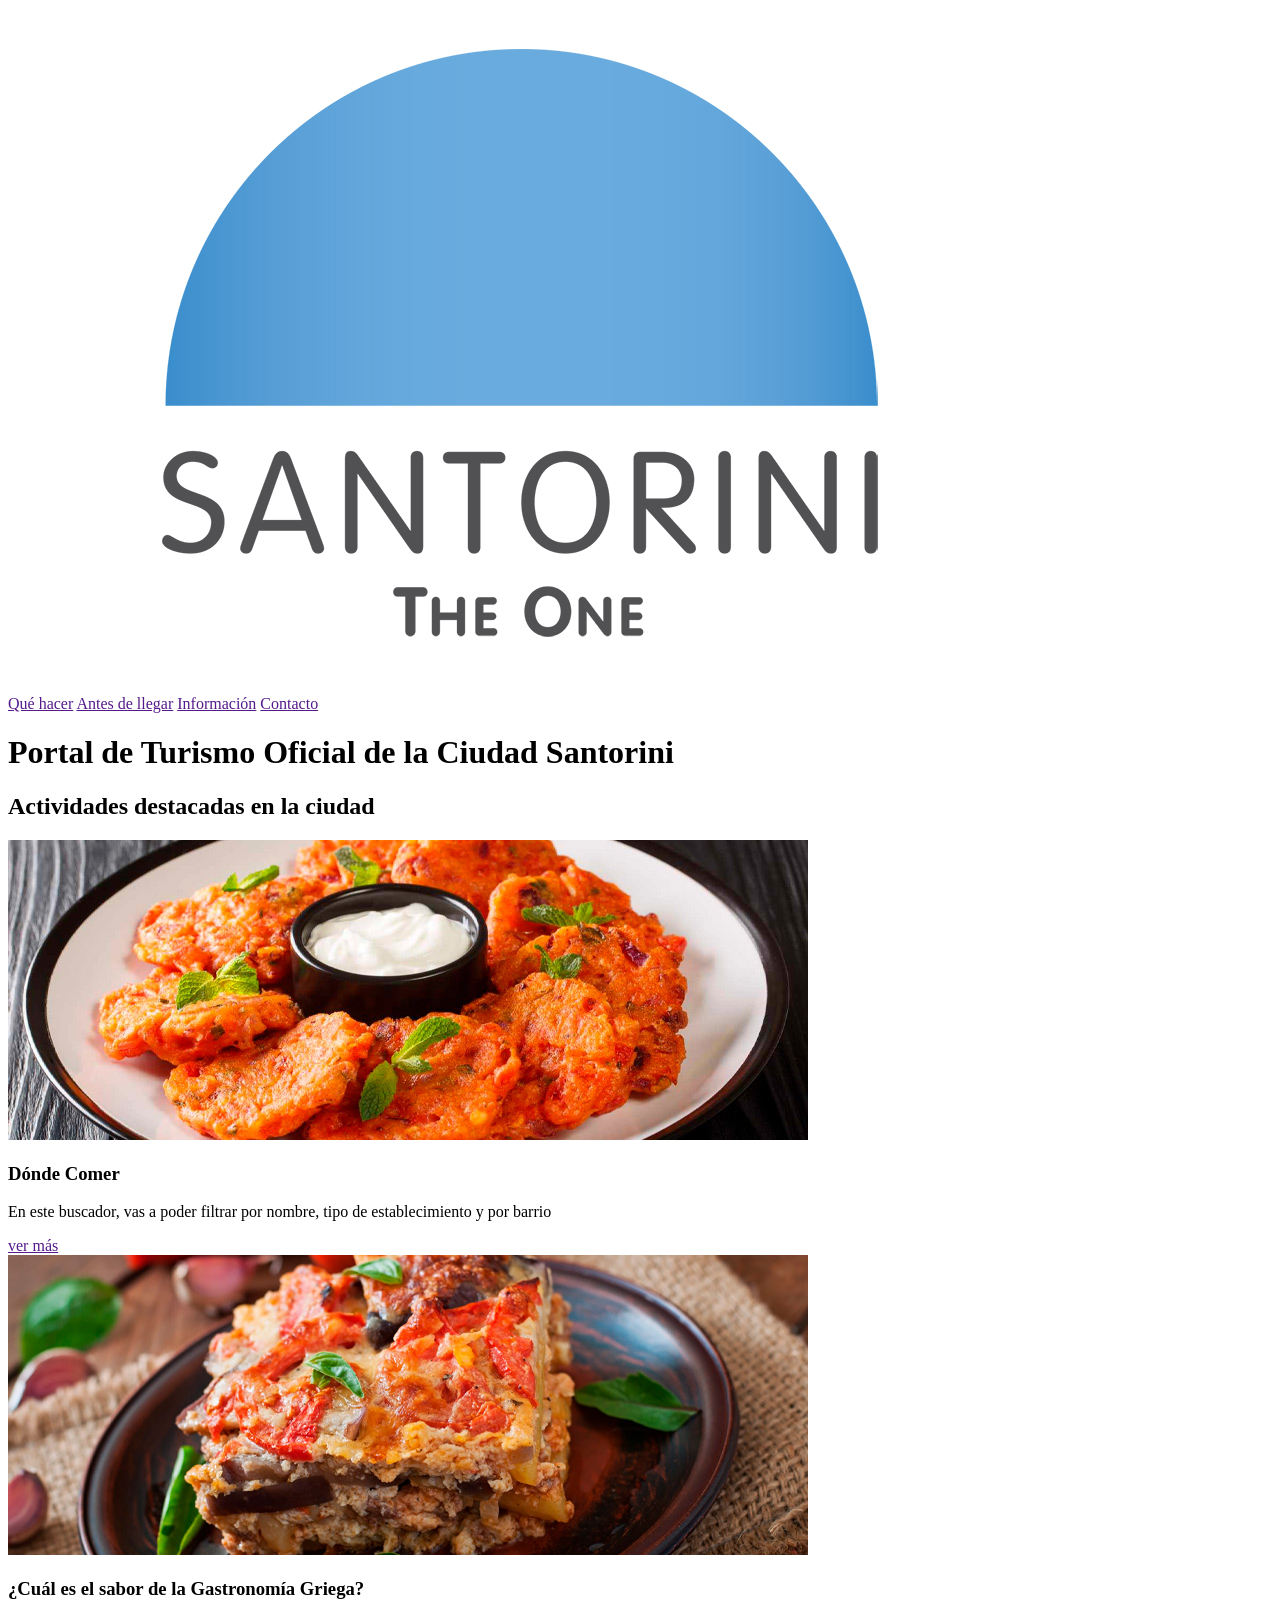
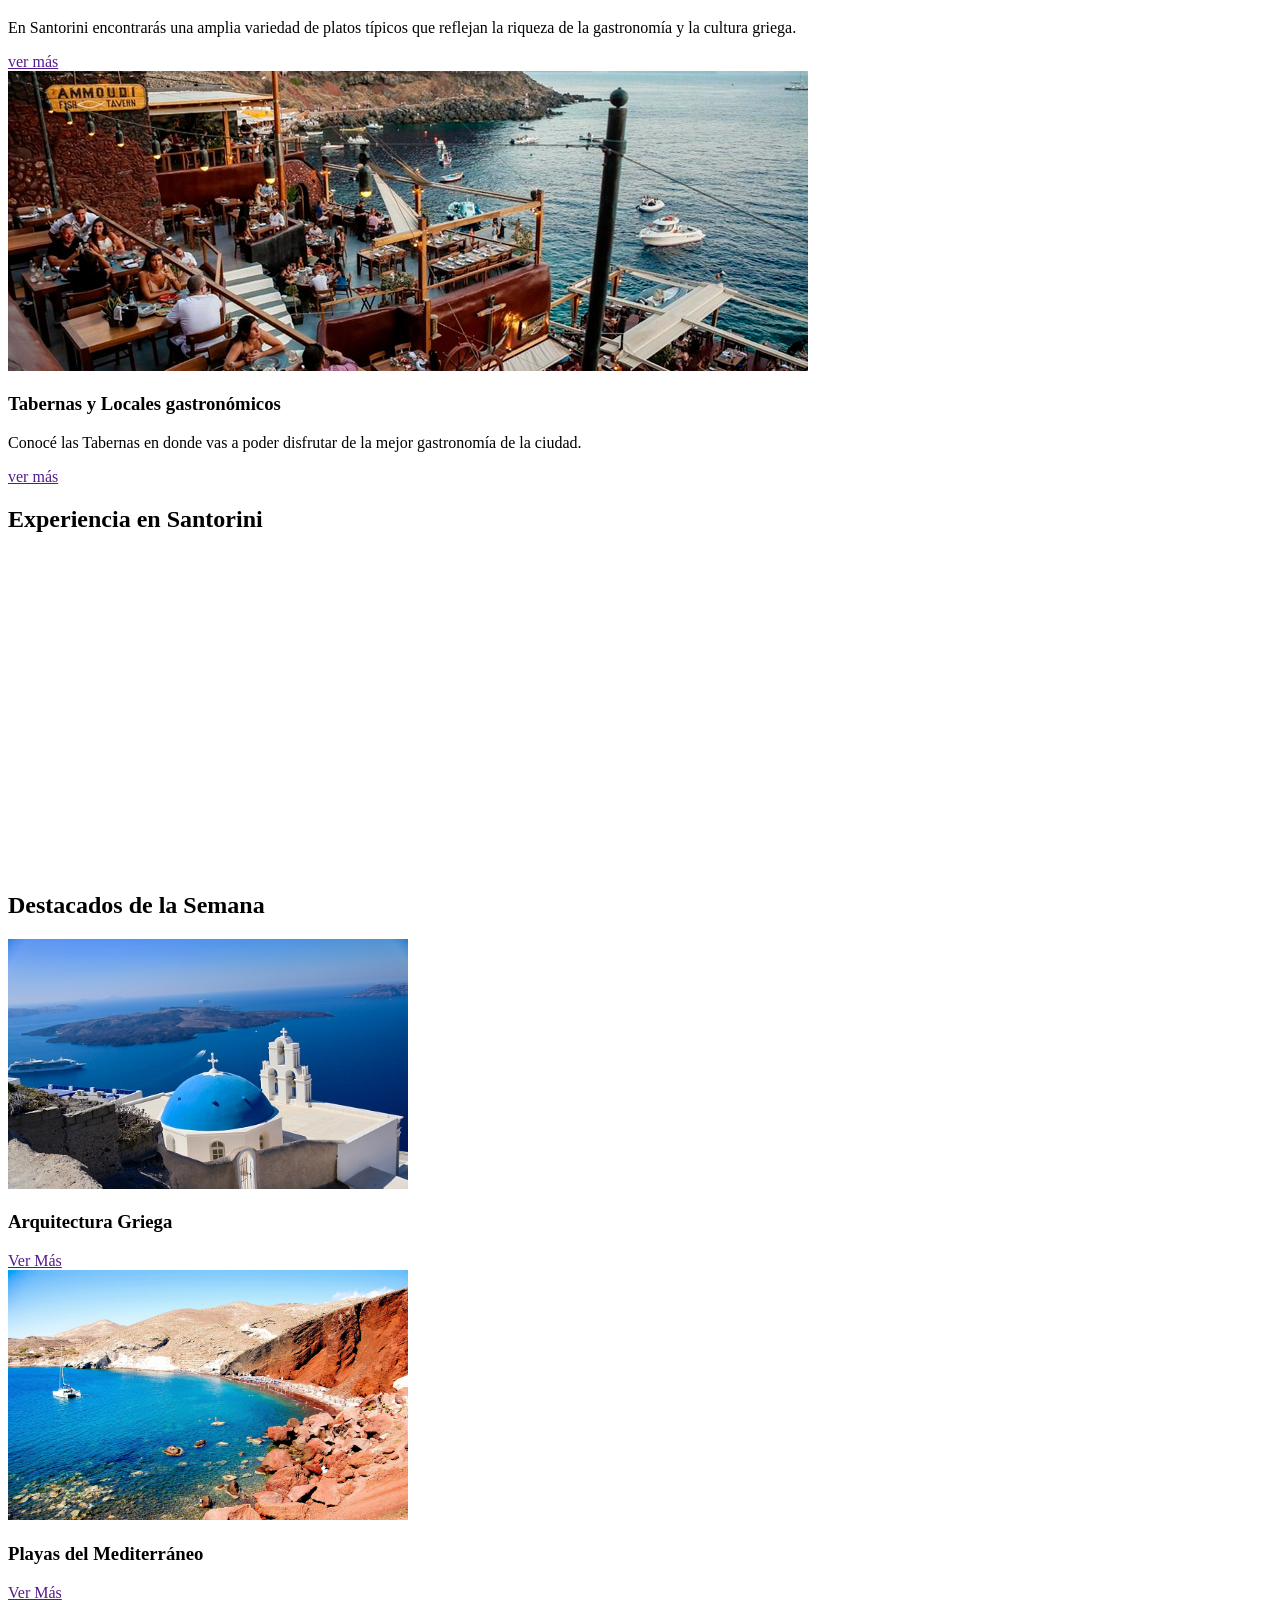
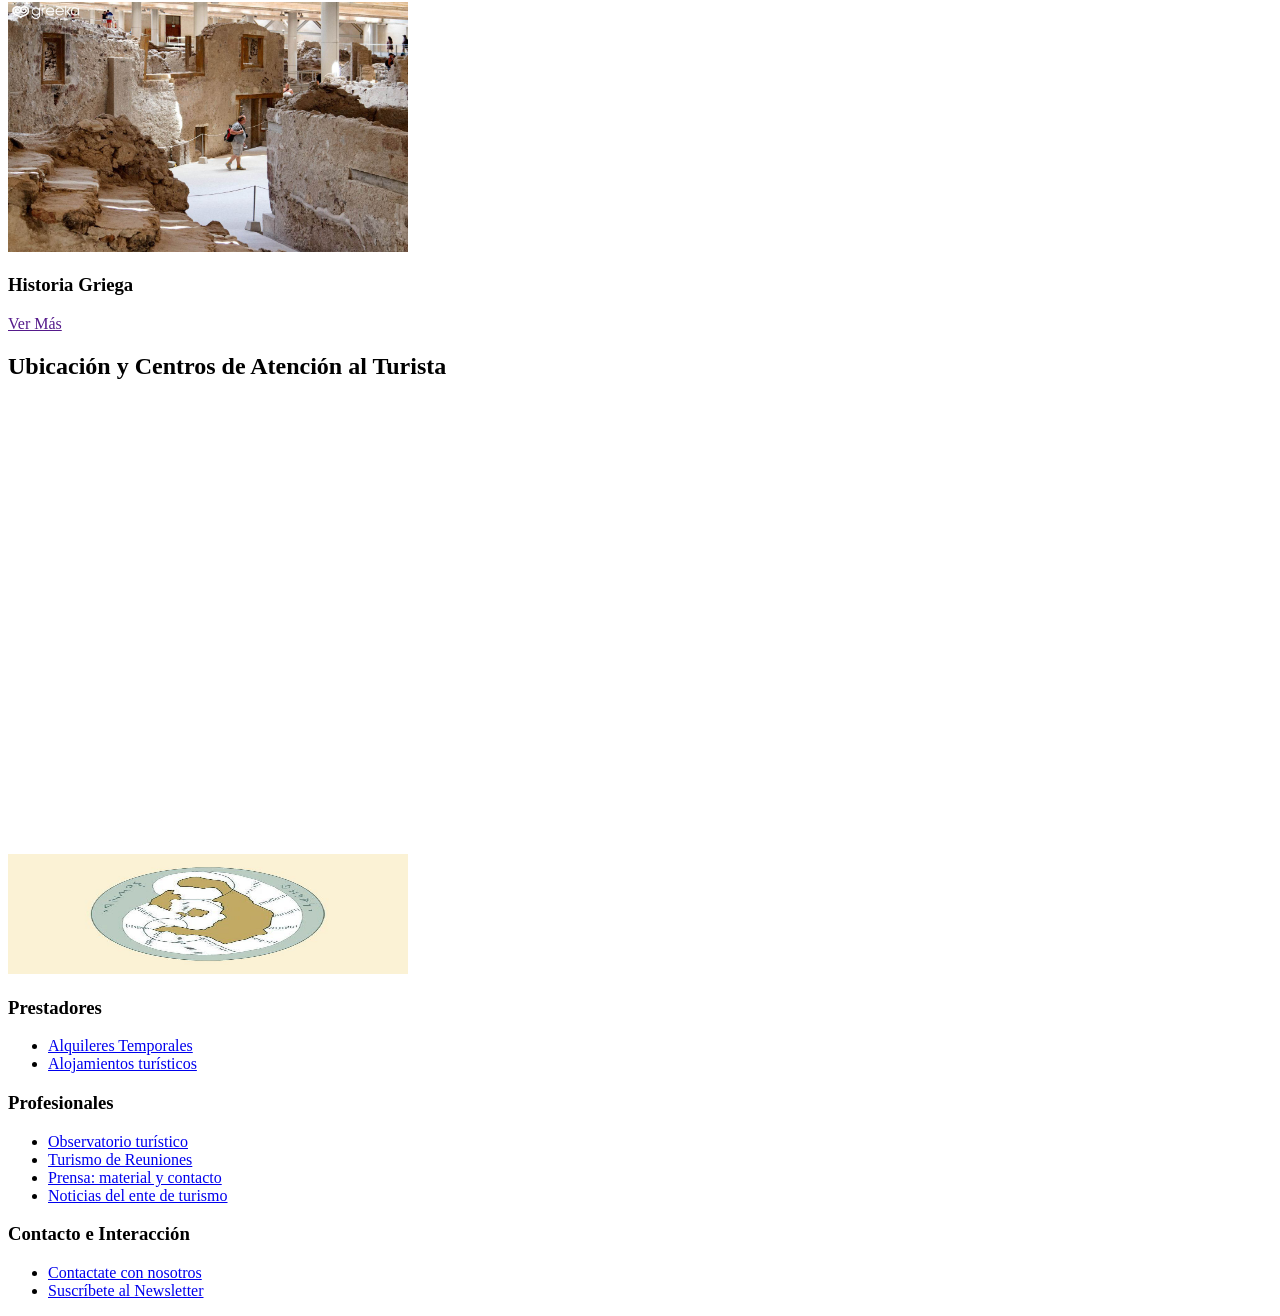
<file: Tarea-01/index.html>
<!DOCTYPE html>
<html lang="es">
    <head>
        <meta charset="UTF-8">
        <meta name="viewport" content="width, initial-scale:1.0">
        <title>Descubre Santorini: El destino de tus sueños en Grecia</title>
        <meta name="description" content="Santorini te espera. Explora sus paisajes frente al mar Egeo, conoce sus principales atractivos, disfruta de su gastronomía y encuentra toda la información para planificar una experiencia única.">
        <meta name="robots" content="index, follow">
    </head>

    <body>

        <!-- Cabecera principal del sitio -->
        <header>
            <!-- Logo del sitio 
            href-> la dirección a donde voy al dar clic  
            -->
            <a href="index.html" aria-label="Accede a la página principal de Descubre Santorini.">
                <img src="Assets/Santorini-logo-turismo.jpg" alt="Logotipo oficial de Turismo Santorini Ciudad">
            </a>

            <!-- Navegador principal -->
            <nav role="navigation" aria-label="Menu principal">
                  <a href="">Qué hacer</a>
                  <a href="">Antes de llegar</a>
                  <a href="">Información</a>
                  <a href="">Contacto</a>
            </nav>

        </header>



        <!-- Contenido principal del sitio -->
        <main role="main">

            <h1>Portal de Turismo Oficial de la Ciudad Santorini</h1>

            <!-- Actividades destacadas-->
            <section>
                <h2>Actividades destacadas en la ciudad</h2>
                
                <div>

                    <!-- tarjeta -->
                    <article role="article">
                        <img src="Assets/tomatokeftedes-plato-tipico.jpg" alt="tomatokeftedes">
                        <h3>Dónde Comer</h3>
                        <p>En este buscador, vas a poder filtrar por nombre, tipo de establecimiento y por barrio</p>
                        <a href="" aria-label="Ir al buscador de restaurantes y de comida en Santorini">ver más</a>
                    </article>

                    <!-- tarjeta -->
                    <article role="article">
                        <img src="Assets/Musaka-comida-griega.jpg" alt="musaka">
                        <h3>¿Cuál es el sabor de la Gastronomía Griega?</h3>
                        <p>En Santorini encontrarás una amplia variedad de platos típicos que reflejan la riqueza de la gastronomía y la cultura griega.</p>
                        <a href="" aria-label="Ver información sobre la Gastronomía Griega">ver más</a>
                    </article>

                    <!-- tarjeta -->
                    <article role="article">
                        <img src="Assets/Ammoudi-Fish-Tavern.jpg" alt="Ammoudi Fish Tavern">
                        <h3>Tabernas y Locales gastronómicos</h3>
                        <p>Conocé las Tabernas en donde vas a poder disfrutar de la mejor gastronomía de la ciudad.</p>
                        <a href="" aria-label="Ver más información sobre las Tabernas Gastronómicas de Santorini">ver más</a>
                    </article>


                </div>

            </section>
            <!-- Fin de actividades destacadas-->

            <!-- Contenido Multimedia -->
            <section>
                <h2>Experiencia en Santorini</h2>
                <div class="video-container">
                      
                 <iframe width="900" height="315" src="https://www.youtube.com/embed/tVOEkZaQaME?si=utDhuhi2ypt3U7OL" title="YouTube video player" frameborder="0" allow="accelerometer; autoplay; clipboard-write; encrypted-media; gyroscope; picture-in-picture; web-share" referrerpolicy="strict-origin-when-cross-origin" allowfullscreen></iframe>
                    
                </div>
            </section>
            <!-- Fin de Contenido Multimedia -->



            <!-- Contenidos Destacados -->
            <section>
                <h2>Destacados de la Semana</h2>
                <div>
                    
                    <!-- Tarjeta Destacada 1 -->
                    <article role="article">
                        <img src="Assets/Three-bells-of-fira-santorini.jpg" alt="Iglesia blanca con cúpula azul y campanarios." width="400" height="250">
                        <h3>Arquitectura Griega</h3>
                        <a href="" aria-label="Ver más sobre la arquitectura griega">Ver Más</a>
                    </article>

                    <!-- Tarjeta Destacada 2 -->
                    <article role="article">
                        <img src="Assets/Red-beach-santorini.jpg" alt="Playa volcánica de arena roja y acantilados" width="400" height="250">
                        <h3>Playas del Mediterráneo</h3>
                        <a href="" aria-label="Ver más sobre las playas del mar Mediterráneo" >Ver Más</a>
                    </article>

                    <!-- Tarjeta Destacada 3 -->
                    <article role="article">
                        <img src="Assets/santorini-akrotiri-minoan-site.jpg" alt="Ruinas de la antigua ciudad de Akrotiri protegidas" width="400" height="250">
                        <h3>Historia Griega</h3>
                        <a href="" aria-label="Ver más sobre la historia griega">Ver Más</a>
                    </article>

                </div>
            </section>


            <!-- Ubicación Geográfica -->
            <section aria-labelledby="titulo-mapa">
                <h2 id="titulo-mapa">Ubicación y Centros de Atención al Turista</h2>
                <div class="map-container">
                    <iframe 
                        src="https://www.google.com/maps?q=Santorini,Greece&output=embed" 
                        width="100%" 
                        height="450" 
                        style="border:0;" 
                        allowfullscreen="" 
                        loading="lazy" 
                        referrerpolicy="no-referrer-when-downgrade"
                        title="Mapa interactivo de la Ciudad Santorini/Grecia">
                    </iframe>
                </div>
            </section>

        </main>

        <!-- Pie de Página Institucional -->
    <footer role="contentinfo">

            <!-- Identificador Institucional del Footer -->
            <div class="footer-brand">
                <img src="Assets/Santorini escudo oficial (thira).jpg" alt="Logotipo oficial del Gobierno de Santorini" width="400" height="120">
            </div>

            <!-- Columnas de Enlaces del Footer -->
            <div>
                
                <!-- Lista 1: Prestadores -->
                <nav>
                    <h3 id="footer-prestadores">Prestadores</h3>
                    <ul>
                        <li><a href="/alquileres-temporales">Alquileres Temporales</a></li>
                        <li><a href="/alojamientos-turisticos">Alojamientos turísticos</a></li>
                    </ul>
                </nav>

                <!-- Lista 2: Profesionales -->
                <nav>
                    <h3 id="footer-profesionales">Profesionales</h3>
                    <ul>
                        <li><a href="/observatorio-turistico">Observatorio turístico</a></li>
                        <li><a href="/turismo-reuniones">Turismo de Reuniones</a></li>
                        <li><a href="/prensa-contacto">Prensa: material y contacto</a></li>
                        <li><a href="/noticias-ente">Noticias del ente de turismo</a></li>
                    </ul>
                </nav>

                <!-- Lista 3: Interacción y Contacto -->
                <nav>
                    <h3 id="footer-contacto">Contacto e Interacción</h3>
                    <ul>
                        <li><a href="/contactate-con-nosotros">Contactate con nosotros</a></li>
                        <li><a href="/suscribete-newsletter" aria-label="Ir al formulario para suscribirse al Newsletter oficial">Suscríbete al Newsletter</a></li>
                    </ul>
                </nav>

            </div>
    </footer>

    </body>

</html>
</file>
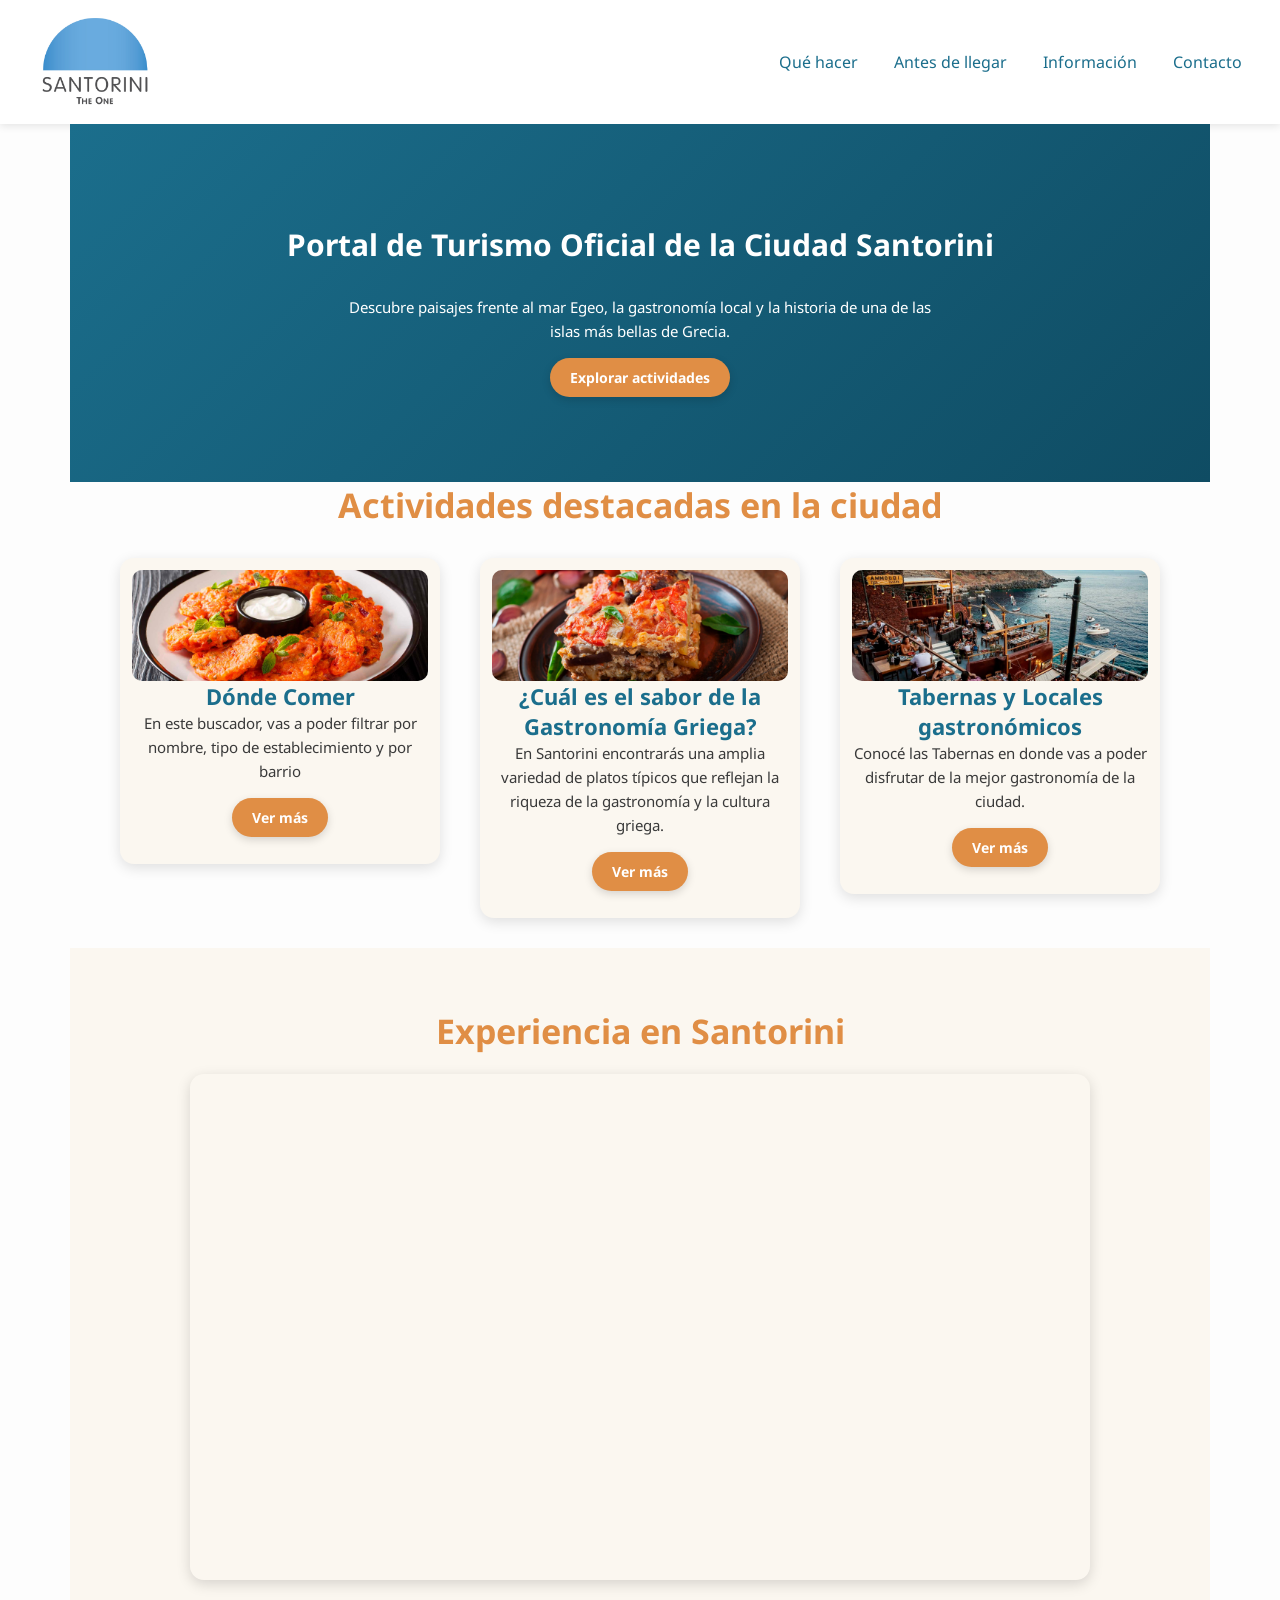
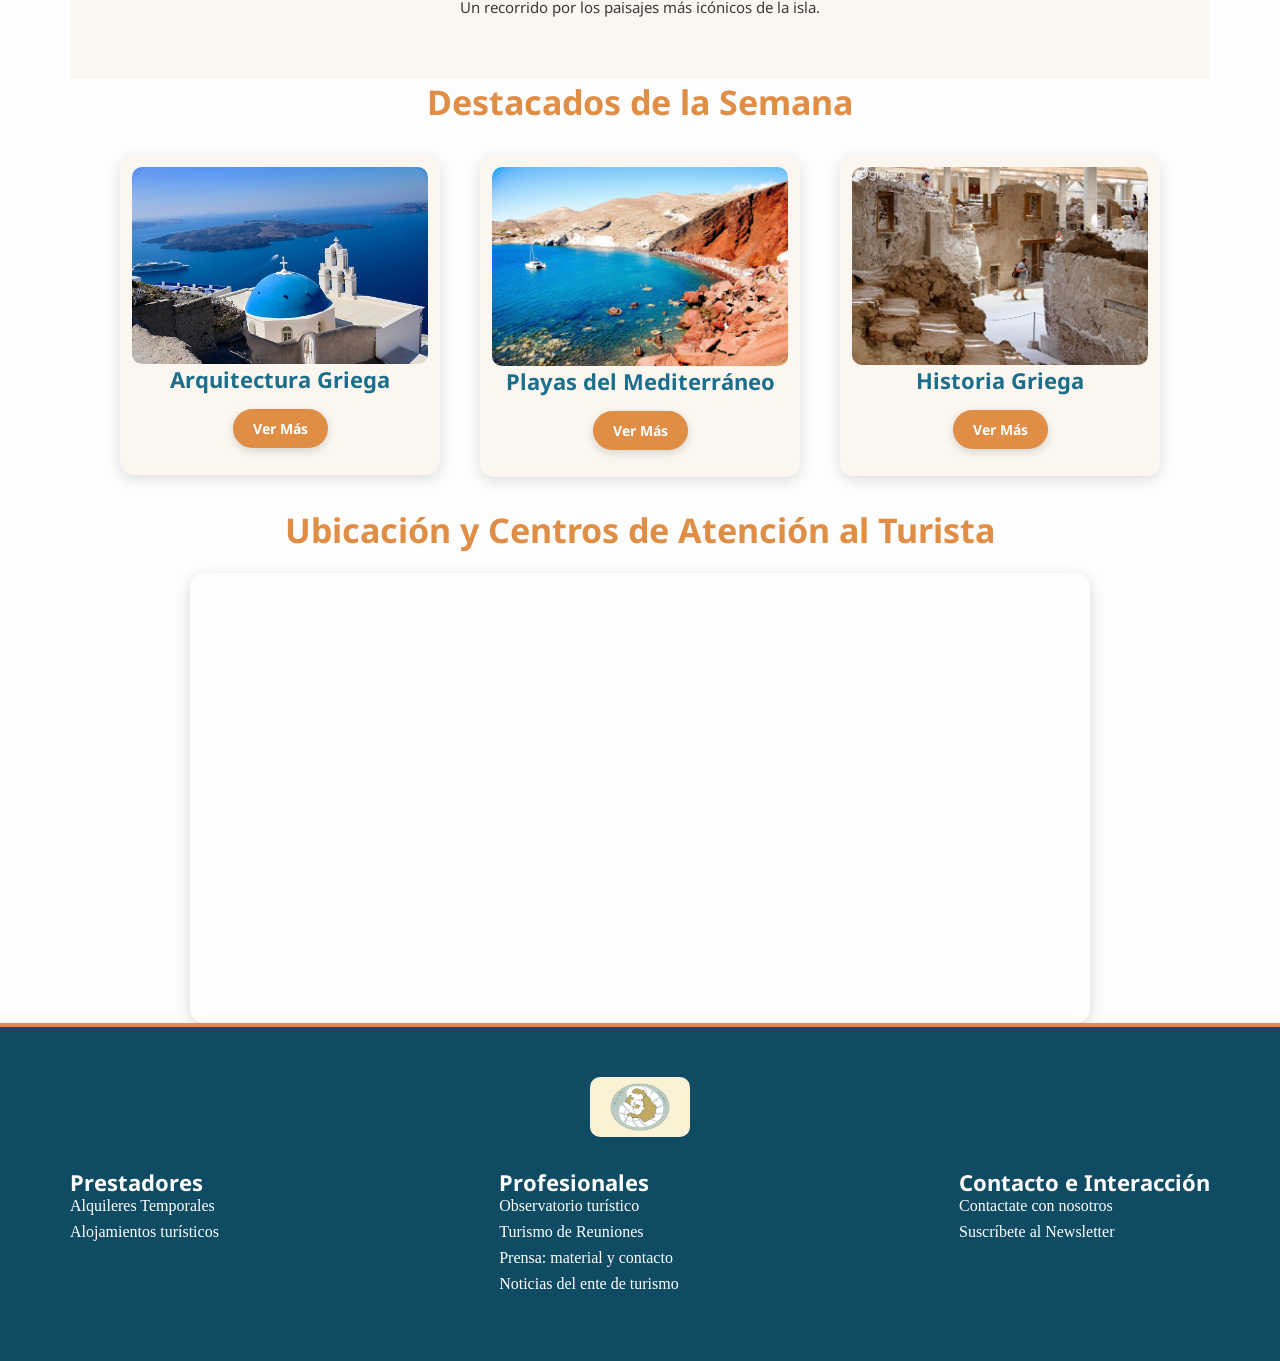
<file: Tarea-02/index.html>
<!DOCTYPE html>
<html lang="es">
    <head>
        <meta charset="UTF-8">
        <meta name="viewport" content="width=device-width, initial-scale=1.0">
        <title>Descubre Santorini: El destino de tus sueños en Grecia</title>
        <meta name="description" content="Santorini te espera. Explora sus paisajes frente al mar Egeo, conoce sus principales atractivos, disfruta de su gastronomía y encuentra toda la información para planificar una experiencia única.">
        <meta name="robots" content="index, follow">

        <!-- Tipografía Noto Sans usada en style.css -->
        <link rel="preconnect" href="https://fonts.googleapis.com">
        <link rel="preconnect" href="https://fonts.gstatic.com" crossorigin>
        <link href="https://fonts.googleapis.com/css2?family=Noto+Sans:wght@400;700&display=swap" rel="stylesheet">

        <link rel="stylesheet" href="style.css">
    </head>

    <body>

        <!-- Cabecera principal del sitio -->
        <header class="header">
            <!-- Logo del sitio
            href-> la dirección a donde voy al dar clic
            -->
            <a href="index.html" aria-label="Accede a la página principal de Descubre Santorini.">
                <img class="logo-img" src="Assets/Santorini-logo-turismo.jpg" alt="Logotipo oficial de Turismo Santorini">
            </a>

            <!-- Navegador principal -->
            <nav class="nav-principal" role="navigation" aria-label="Menu principal">
                  <a class="nav-link" href="#">Qué hacer</a>
                  <a class="nav-link" href="#">Antes de llegar</a>
                  <a class="nav-link" href="#">Información</a>
                  <a class="nav-link" href="#">Contacto</a>
            </nav>

        </header>

        <!-- Contenido principal del sitio -->
        <main class="main" role="main">

            <!-- Portada / Hero -->
            <section class="portada-texto">
                <h1>Portal de Turismo Oficial de la Ciudad Santorini</h1>
                <p>Descubre paisajes frente al mar Egeo, la gastronomía local y la historia de una de las islas más bellas de Grecia.</p>
                <a class="btn" href="#actividades">Explorar actividades</a>
            </section>

            <!-- Actividades destacadas-->
            <section id="actividades">
                <h2>Actividades destacadas en la ciudad</h2>

                <div class="contenedor-tarjetas">

                    <!-- tarjeta -->
                    <article class="tarjeta" role="article">
                        <img src="Assets/tomatokeftedes-plato-tipico.jpg" alt="Plato de tomatokeftedes, buñuelos griegos de tomate servidos con salsa de yogur">
                        <h3>Dónde Comer</h3>
                        <p>En este buscador, vas a poder filtrar por nombre, tipo de establecimiento y por barrio</p>
                        <a class="btn" href="#" aria-label="Ir al buscador de restaurantes y de comida en Santorini">Ver más</a>
                    </article>

                    <!-- tarjeta -->
                    <article class="tarjeta" role="article">
                        <img src="Assets/Musaka-comida-griega.jpg" alt="Porción de musaka griega gratinada con capas de berenjena, carne y salsa bechamel">
                        <h3>¿Cuál es el sabor de la Gastronomía Griega?</h3>
                        <p>En Santorini encontrarás una amplia variedad de platos típicos que reflejan la riqueza de la gastronomía y la cultura griega.</p>
                        <a class="btn" href="#" aria-label="Ver información sobre la Gastronomía Griega">Ver más</a>
                    </article>

                    <!-- tarjeta -->
                    <article class="tarjeta" role="article">
                        <img src="Assets/Ammoudi-Fish-Tavern.jpg" alt="Terraza de la taberna Ammoudi frente al mar, con mesas al aire libre y vista a la bahía">
                        <h3>Tabernas y Locales gastronómicos</h3>
                        <p>Conocé las Tabernas en donde vas a poder disfrutar de la mejor gastronomía de la ciudad.</p>
                        <a class="btn" href="#" aria-label="Ver más información sobre las Tabernas Gastronómicas de Santorini">Ver más</a>
                    </article>

                </div>

            </section>
            <!-- Fin de actividades destacadas-->

            <!-- Contenido Multimedia -->
            <section class="seccion-multimedia">
                <h2>Experiencia en Santorini</h2>
                <div class="video-container">

                       <iframe class="video-iframe" src="https://www.youtube.com/embed/tVOEkZaQaME?si=utDhuhi2ypt3U7OL" title="YouTube video player" frameborder="0" allow="accelerometer; autoplay; clipboard-write; encrypted-media; gyroscope; picture-in-picture; web-share" referrerpolicy="strict-origin-when-cross-origin" allowfullscreen></iframe>

                </div>
                <p class="video-alterno">Un recorrido por los paisajes más icónicos de la isla.</p>
            </section>
            <!-- Fin de Contenido Multimedia -->

            <!-- Contenidos Destacados -->
            <section>
                <h2>Destacados de la Semana</h2>
                <div class="contenedor-destacados">

                    <!-- Tarjeta Destacada 1 -->
                    <article class="tarjeta-destacada" role="article">
                        <img src="Assets/Three-bells-of-fira-santorini.jpg" alt="Iglesia blanca con cúpula azul y campanarios frente al mar, arquitectura tradicional de Santorini" width="400" height="250">
                        <h3>Arquitectura Griega</h3>
                        <a class="btn" href="#" aria-label="Ver más sobre la arquitectura griega">Ver Más</a>
                    </article>

                    <!-- Tarjeta Destacada 2 -->
                    <article class="tarjeta-destacada" role="article">
                        <img src="Assets/Red-beach-santorini.jpg" alt="Playa volcánica de arena roja y acantilados junto al mar Egeo" width="400" height="250">
                        <h3>Playas del Mediterráneo</h3>
                        <a class="btn" href="#" aria-label="Ver más sobre las playas del mar Mediterráneo">Ver Más</a>
                    </article>

                    <!-- Tarjeta Destacada 3 -->
                    <article class="tarjeta-destacada" role="article">
                        <img src="Assets/santorini-akrotiri-minoan-site.jpg" alt="Ruinas de la antigua ciudad minoica de Akrotiri, protegidas bajo techo" width="400" height="250">
                        <h3>Historia Griega</h3>
                        <a class="btn" href="#" aria-label="Ver más sobre la historia griega">Ver Más</a>
                    </article>

                </div>
            </section>

            <!-- Ubicación Geográfica -->
            <section aria-labelledby="titulo-mapa">
                <h2 id="titulo-mapa">Ubicación y Centros de Atención al Turista</h2>
                <div class="map-container">
                    <iframe
                        class="mapa-iframe"
                        src="https://www.google.com/maps?q=Santorini,Greece&output=embed"
                        width="100%"
                        height="450"
                        style="border:0;"
                        allowfullscreen
                        loading="lazy"
                        referrerpolicy="no-referrer-when-downgrade"
                        title="Mapa interactivo de la Ciudad Santorini/Grecia">
                    </iframe>
                </div>
            </section>

        </main>

        <!-- Pie de Página Institucional -->
        <footer class="footer" role="contentinfo">

            <!-- Identificador Institucional del Footer -->
            <div class="footer-brand">
                <img class="footer-logo" src="Assets/Santorini escudo oficial (thira).jpg" alt="Logotipo oficial del Gobierno de Santorini" width="200" height="60">
            </div>

            <!-- Columnas de Enlaces del Footer -->
            <div class="footer-columnas">

                <!-- Lista 1: Prestadores -->
                <nav class="footer-nav" aria-labelledby="footer-prestadores">
                    <h3 class="footer-titulo" id="footer-prestadores">Prestadores</h3>
                    <ul class="footer-lista">
                        <li><a class="footer-link" href="/alquileres-temporales">Alquileres Temporales</a></li>
                        <li><a class="footer-link" href="/alojamientos-turisticos">Alojamientos turísticos</a></li>
                    </ul>
                </nav>

                <!-- Lista 2: Profesionales -->
                <nav class="footer-nav" aria-labelledby="footer-profesionales">
                    <h3 class="footer-titulo" id="footer-profesionales">Profesionales</h3>
                    <ul class="footer-lista">
                        <li><a class="footer-link" href="/observatorio-turistico">Observatorio turístico</a></li>
                        <li><a class="footer-link" href="/turismo-reuniones">Turismo de Reuniones</a></li>
                        <li><a class="footer-link" href="/prensa-contacto">Prensa: material y contacto</a></li>
                        <li><a class="footer-link" href="/noticias-ente">Noticias del ente de turismo</a></li>
                    </ul>
                </nav>

                <!-- Lista 3: Interacción y Contacto -->
                <nav class="footer-nav" aria-labelledby="footer-contacto">
                    <h3 class="footer-titulo" id="footer-contacto">Contacto e Interacción</h3>
                    <ul class="footer-lista">
                        <li><a class="footer-link" href="/contactate-con-nosotros">Contactate con nosotros</a></li>
                        <li><a class="footer-link" href="/suscribete-newsletter" aria-label="Ir al formulario para suscribirse al Newsletter oficial">Suscríbete al Newsletter</a></li>
                    </ul>
                </nav>

            </div>
        </footer>

    </body>

</html>
</file>
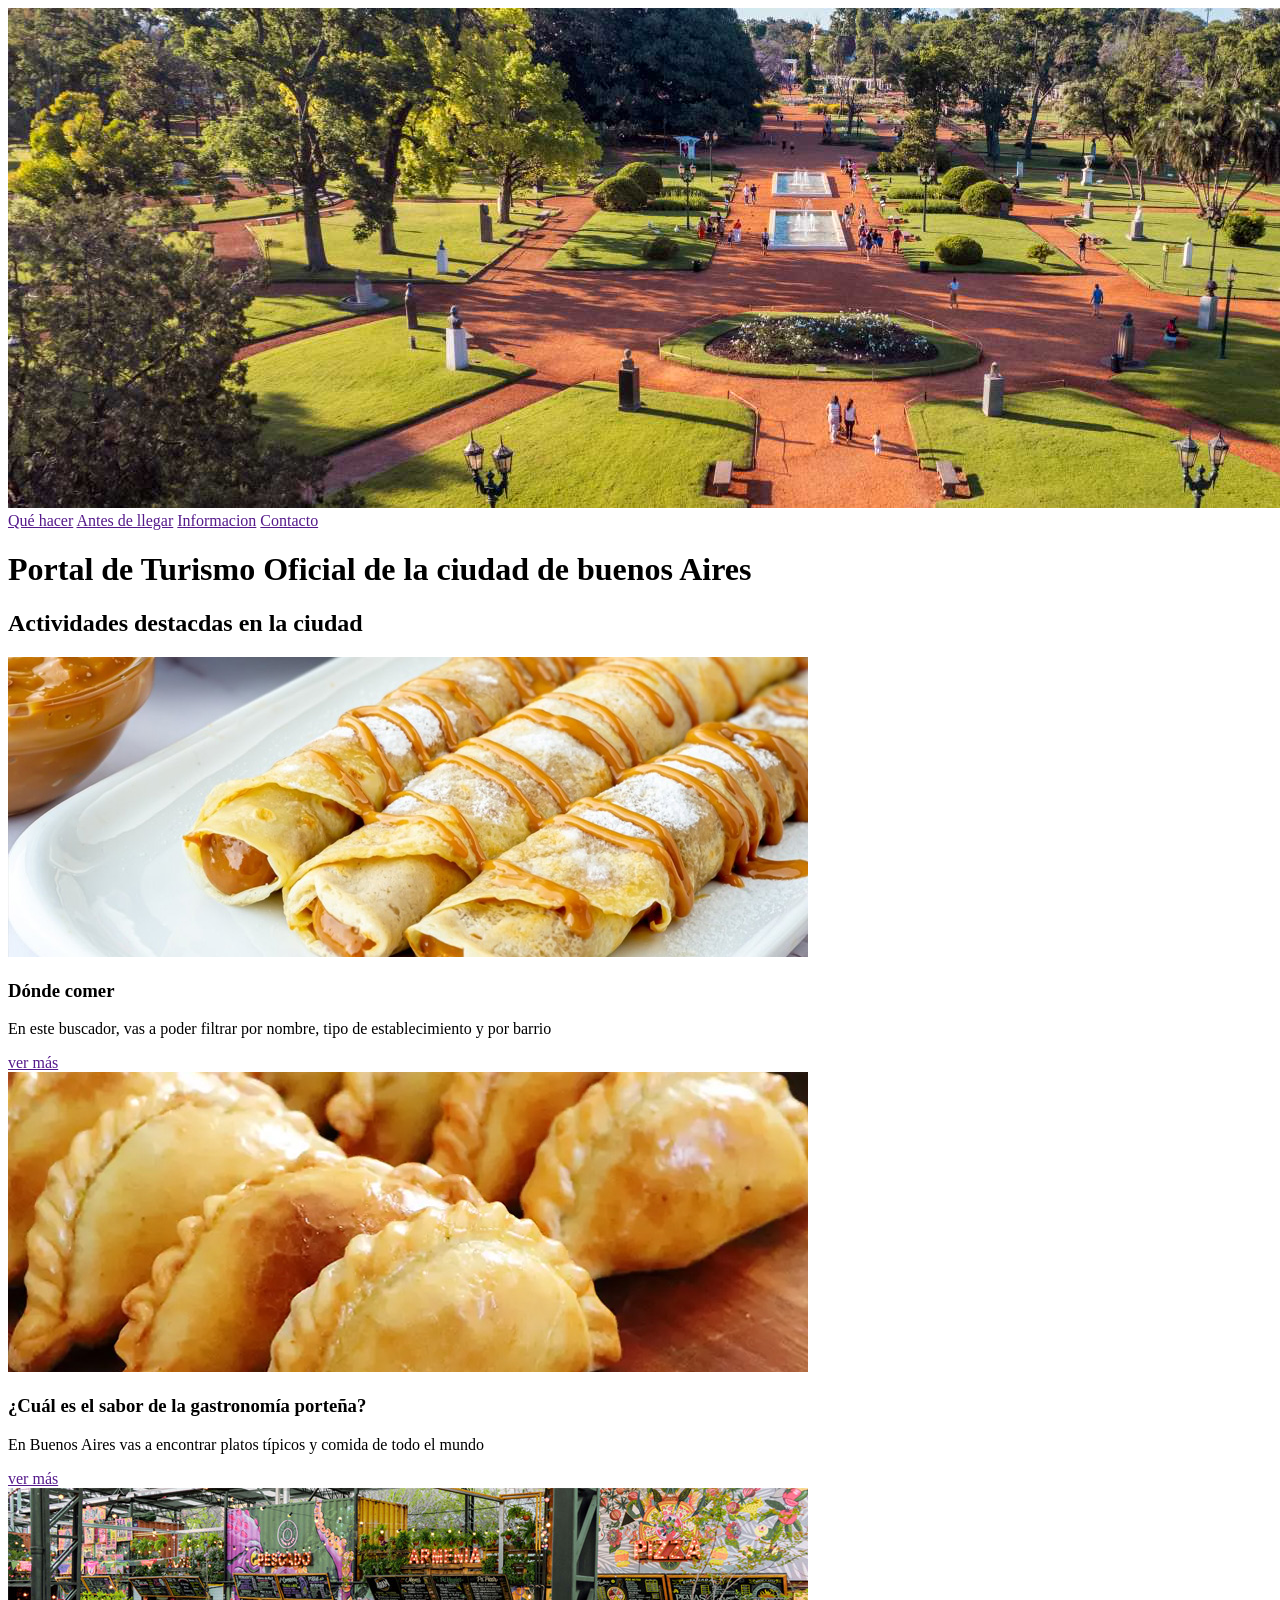
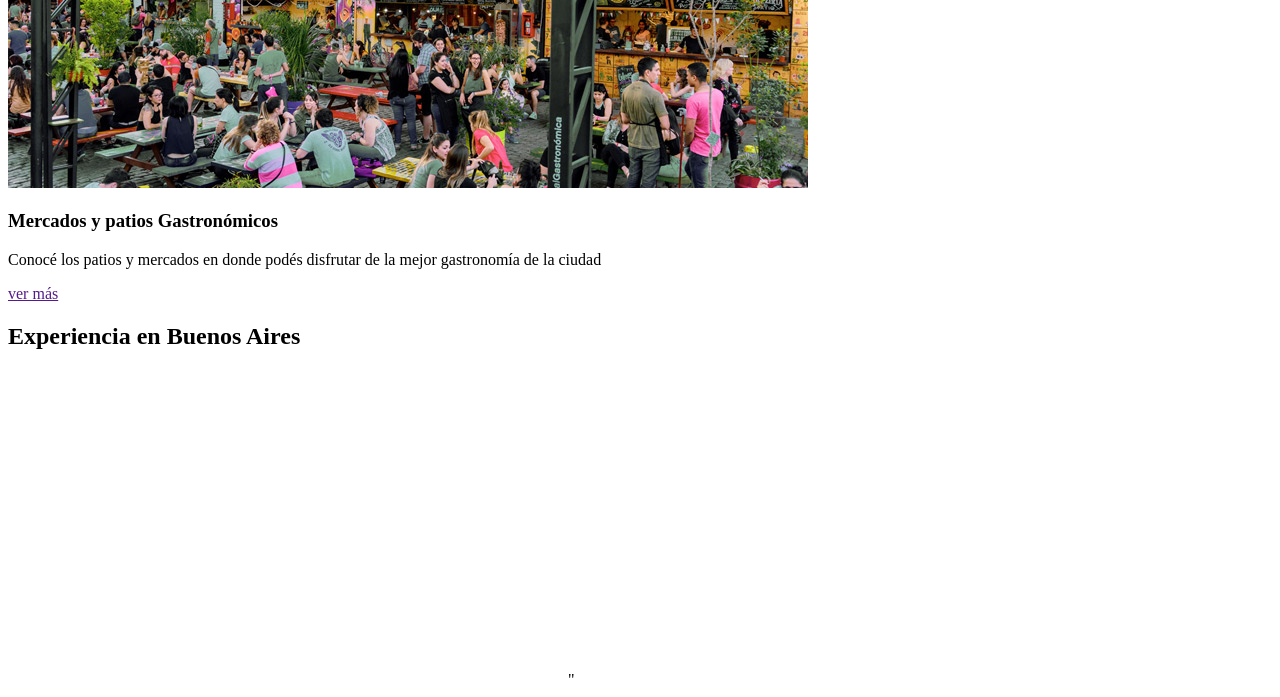
<file: trabajo_1/index.html>
<!DOCTYPE html>
<html lang="es"> 
<head>
    <meta charset="UTF-8">
    <meta name="viewport" content="width, initial-scale:1.0">
    <title>Turismo Buenos Aires Ciudad - Sitio Oficial de informacion Turística</title>
    <meta name="description" content="Descubrí que hacer en Buenos Aires. Informacion útil antes de llegar, guías de alojamiento, atractivos turísticos, agenda cultural y mapas de ciudad.">
    <meta name="robots" content="index, follow">
</head>
<body>

    <!-- Cabecera principal del sitio-->
     <header>
        <!-- Logo del sitio
         href-> la direccion a donde voy al dar el clic
         -->
<a href="index.html" aria-label="Ir a la página de inicio de Turismo de Buenos Aires"> 
<img src="assets/rosedal-palermo-1600.png">

</a>

<!--Navegador principal-->
<nav role="navigation" aria-label="Menu principal"> 
<a href="">Qué hacer</a> 
<a href="">Antes de llegar</a> 
<a href="">Informacion</a> 
<a href="">Contacto</a> 
</nav>


     </header>
    

     <!-- Contenido principal del sitio-->
      <main role="main">
         
<h1>Portal de Turismo Oficial de la ciudad de buenos Aires</h1>

<!-- Actividades destacadas -->
<section>
    <h2>Actividades destacdas en la ciudad</h2>

    <div>

        <!-- tarjeta -->
         <article role="article">
            <img src="assets/Dulce-de-Leche.jpg" alt="">
            <h3>Dónde comer</h3>
            <p>En este buscador, vas a poder filtrar por nombre, tipo de establecimiento y por barrio</p>
            <a href="" aria-label="Ir al buscador de restaurante y de comida en Buenos Aires">ver más</a>
         </article>

         <article role="article">
            <img src="assets/Empanadas.jpg" alt="Empanadas porteñas horneadas">
            <h3>¿Cuál es el sabor de la gastronomía porteña?</h3>
            <p>En Buenos Aires vas a encontrar platos típicos y comida de todo el mundo</p>
            <a href="" aria-label="Ver información sobre gastronomía porteña">ver más</a>
         </article>

         <article role="article">
            <img src="assets/Patio-comida-lecheros.jpg" alt="Patio de comida los lecheros en el barrio Caballito">
            <h3>Mercados y patios Gastronómicos</h3>
            <p>Conocé los patios y mercados en donde podés disfrutar de la mejor gastronomía de la ciudad</p>
            <a href="" aria-label="Ver más infromación sobre los patios gastronómicos de la ciudad">ver más</a>
         </article>

    </div>

</section>
<!-- Fin de actividades destacadas -->

<!-- Contenido Multimedia -->
<section>
<h2>Experiencia en Buenos Aires</h2>
<div>
    <iframe width="560" height="315" src="https://www.youtube.com/embed/4b4XqBqmXYE?si=xa1MdYzKUh2TliD6" title="YouTube video player" frameborder="0" allow="accelerometer; autoplay; clipboard-write; encrypted-media; gyroscope; picture-in-picture; web-share" referrerpolicy="strict-origin-when-cross-origin" allowfullscreen></iframe>"
</div>
</section>
<!-- Fin de Contenido Multimedia -->

<!-- Más Planes en BsAs -->
<section>

</section>
<!-- Fin de Más Planes en BsAs -->


      </main>
</body>
</html>
</file>
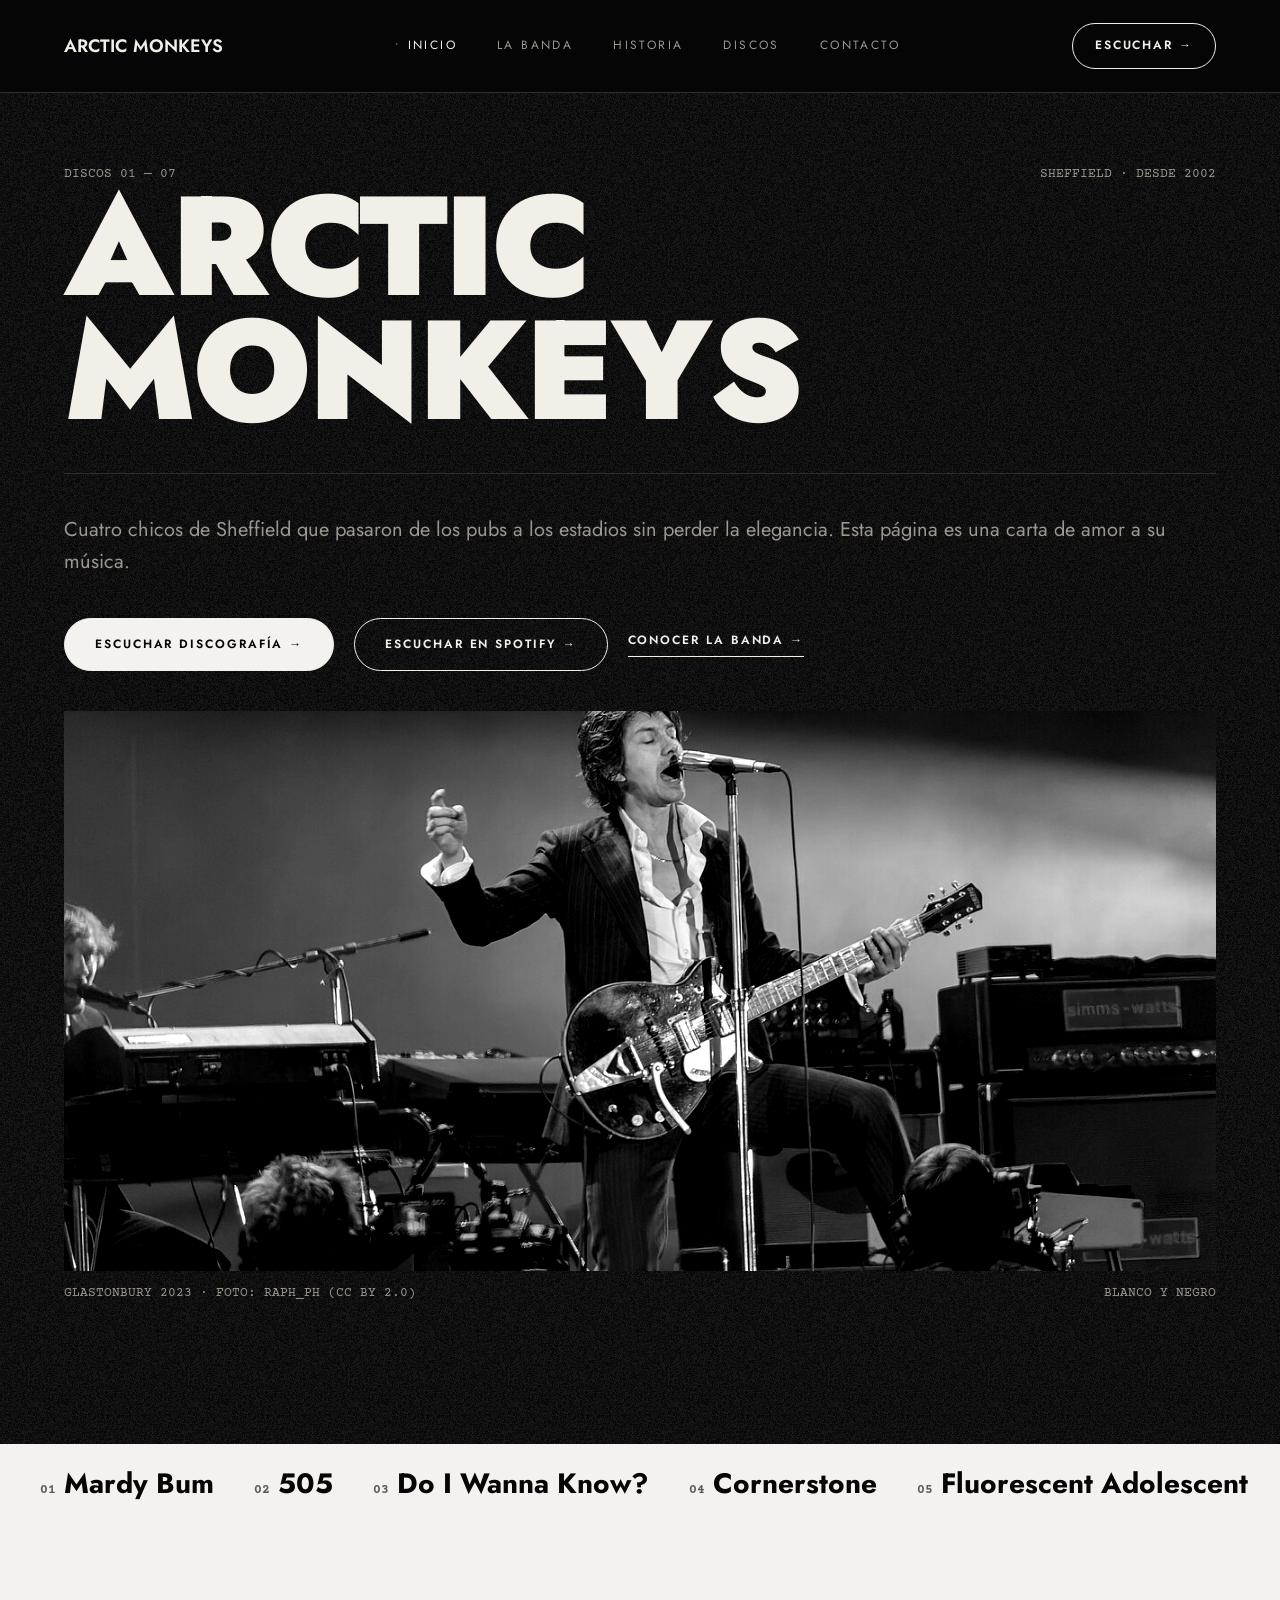
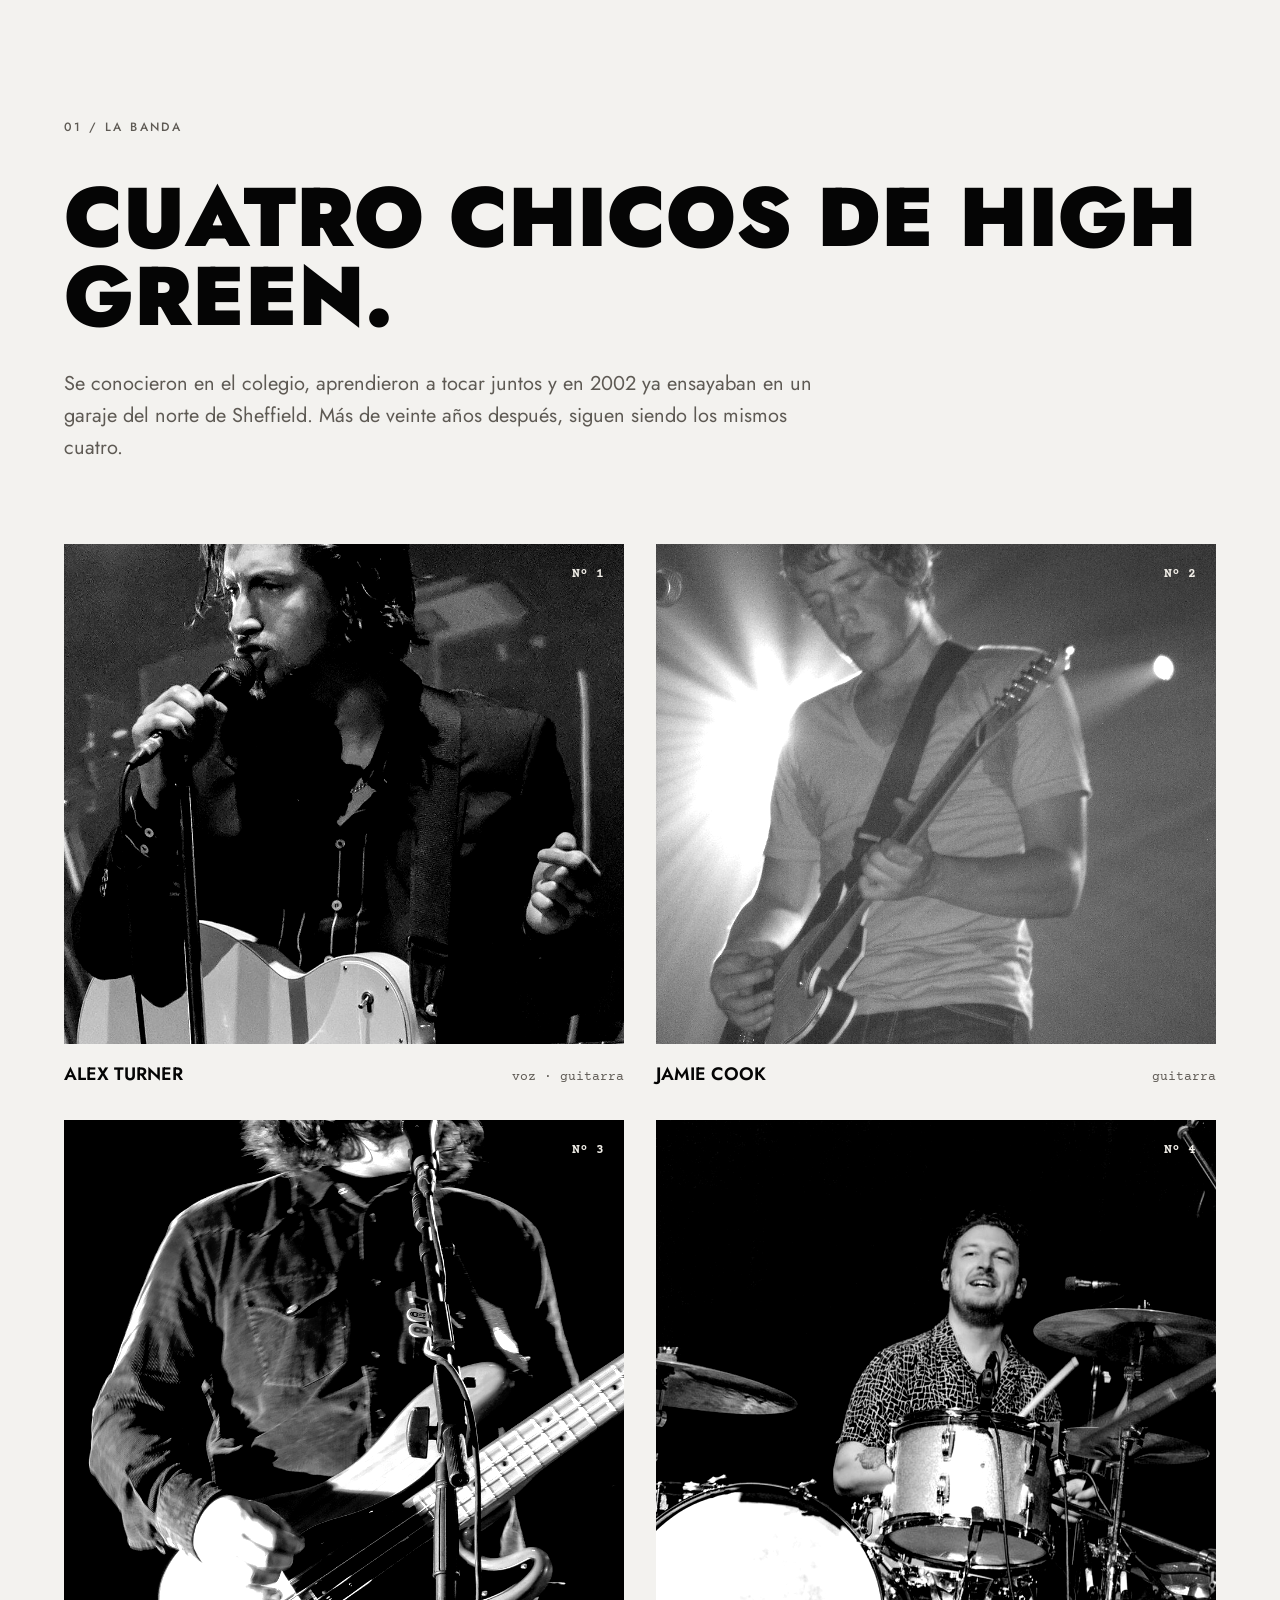
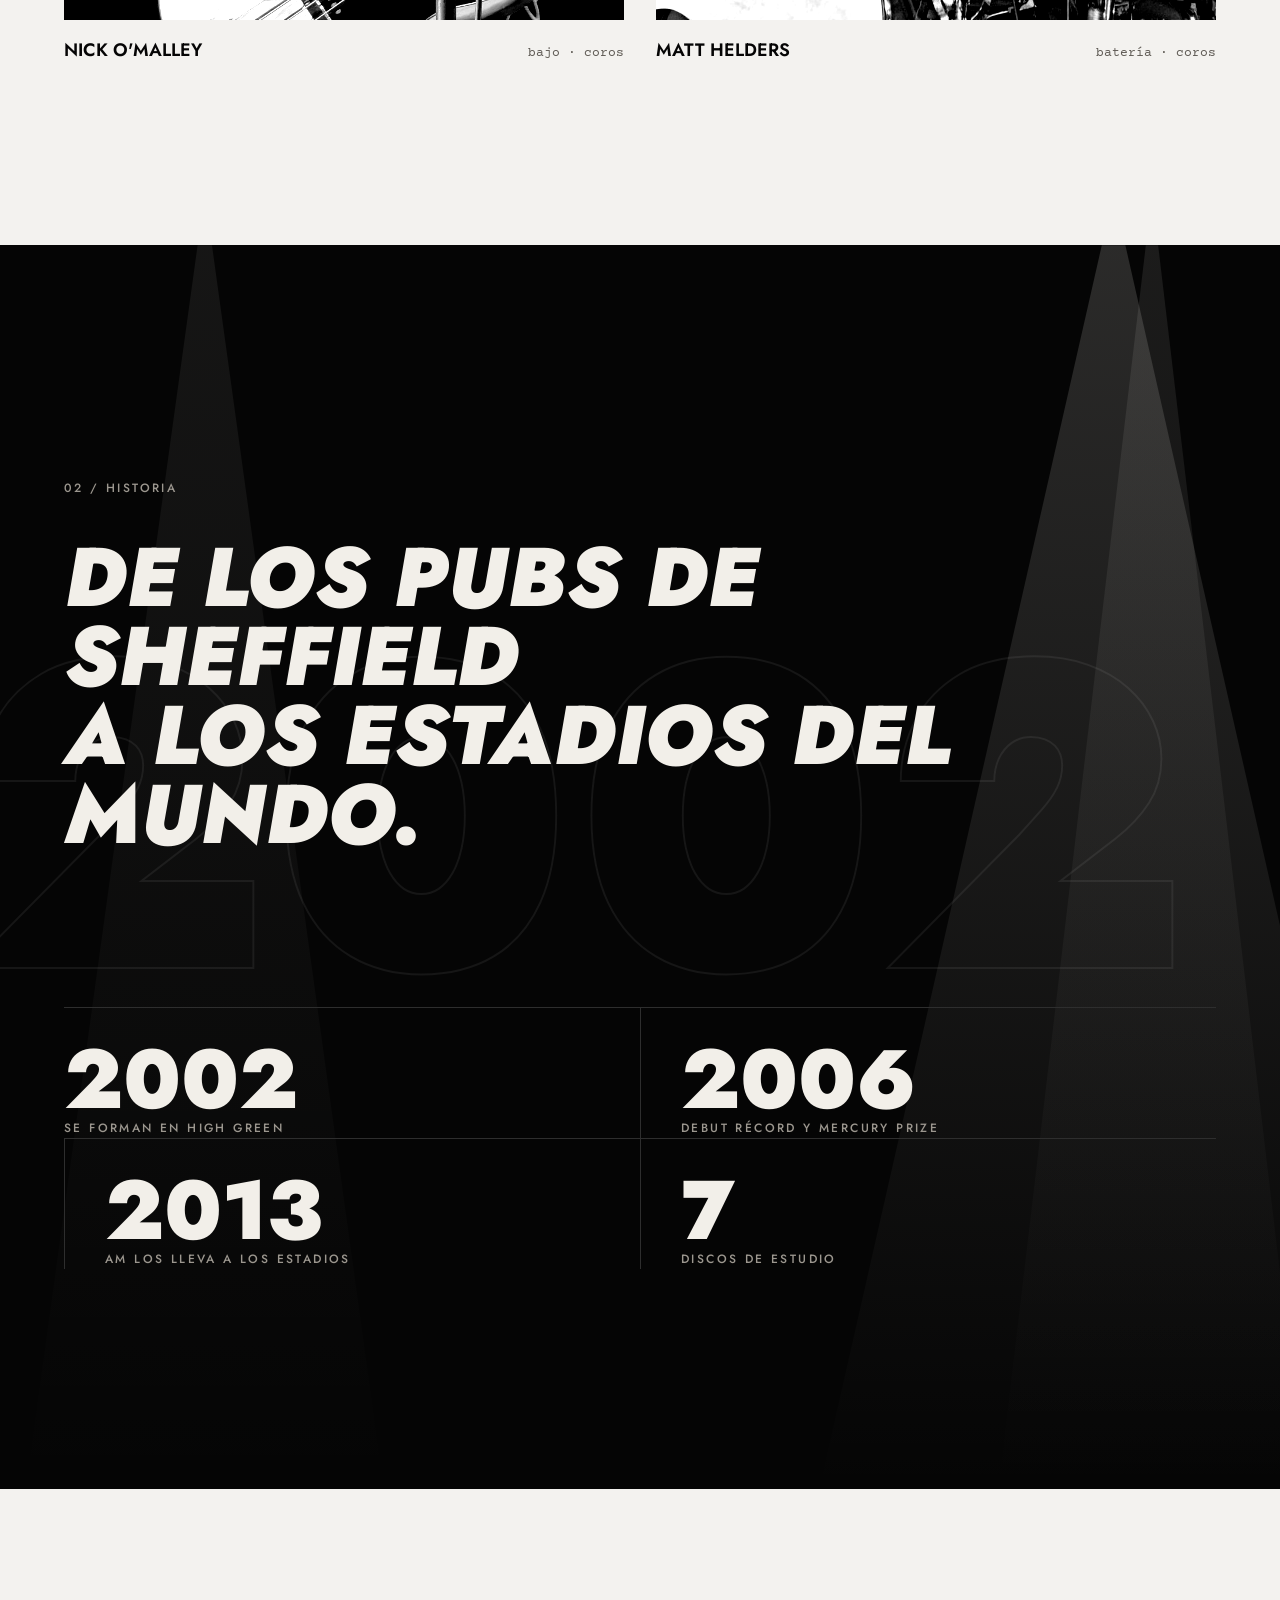
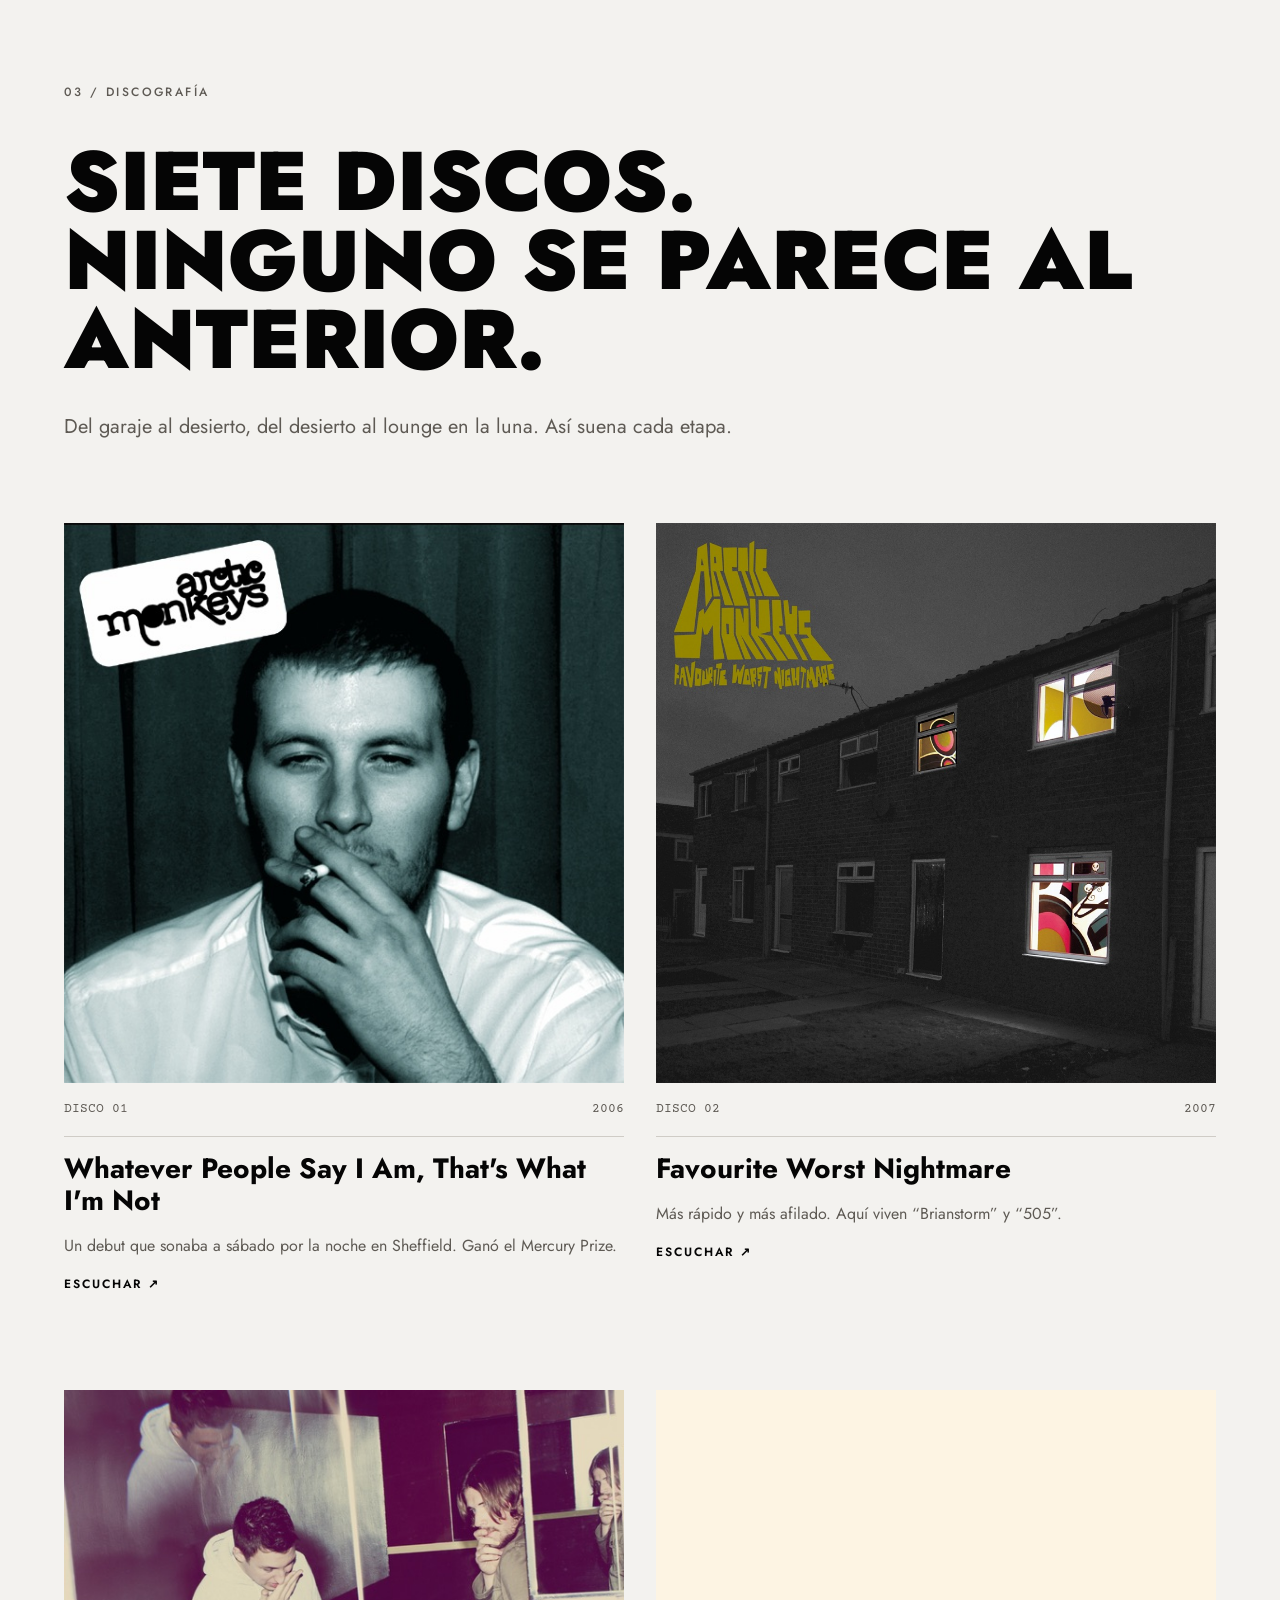
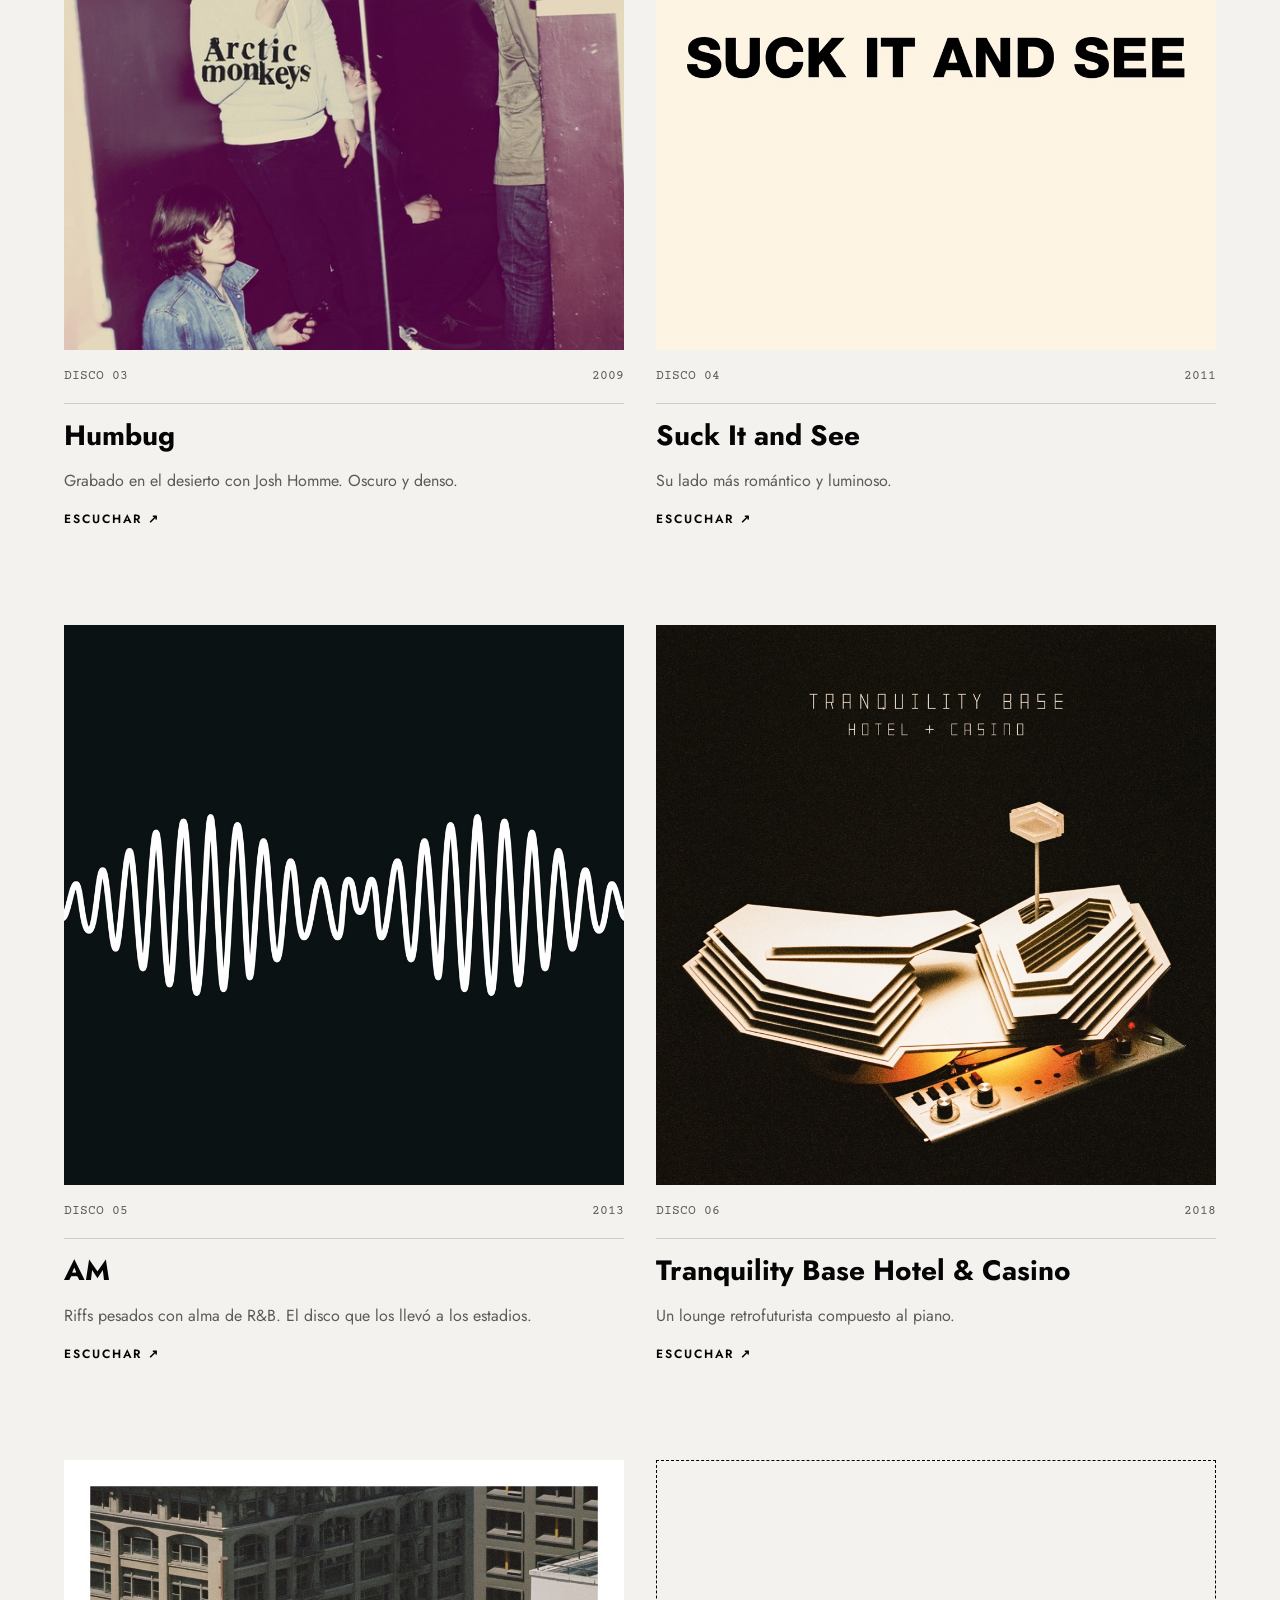
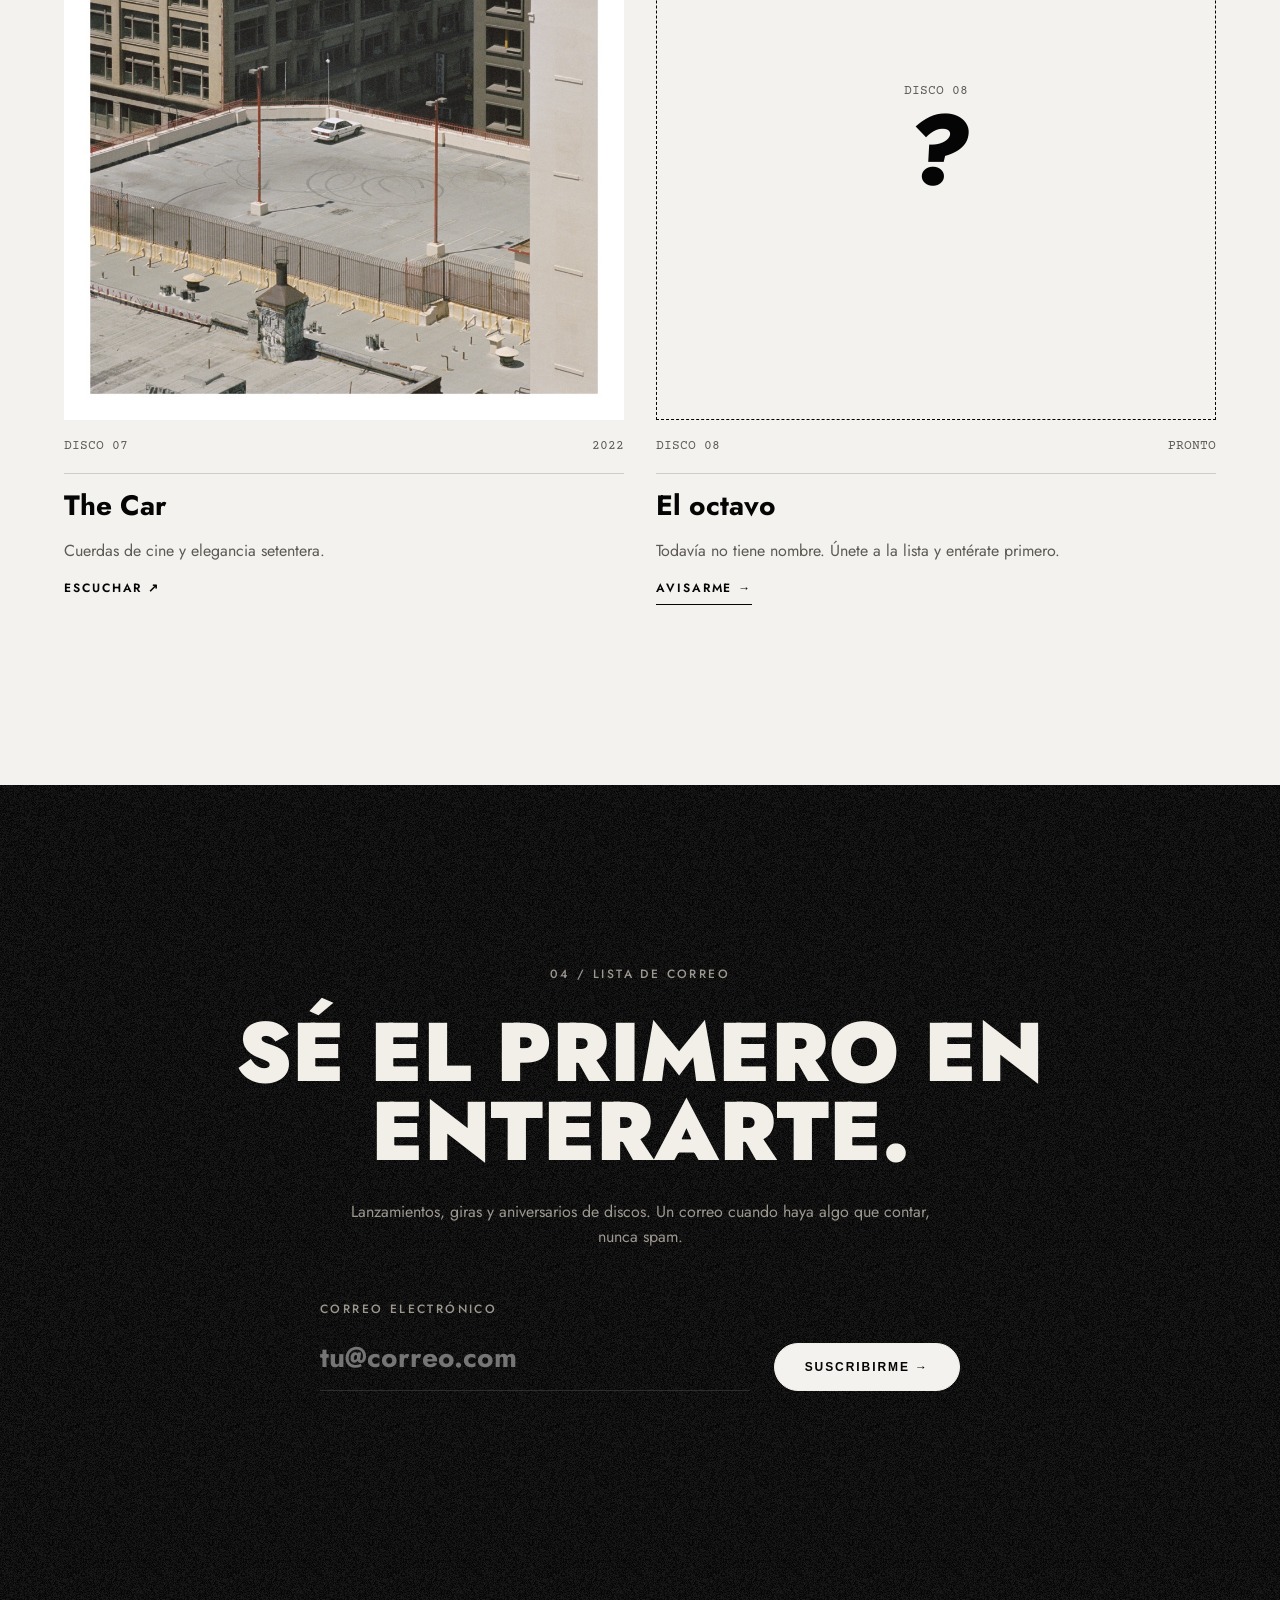
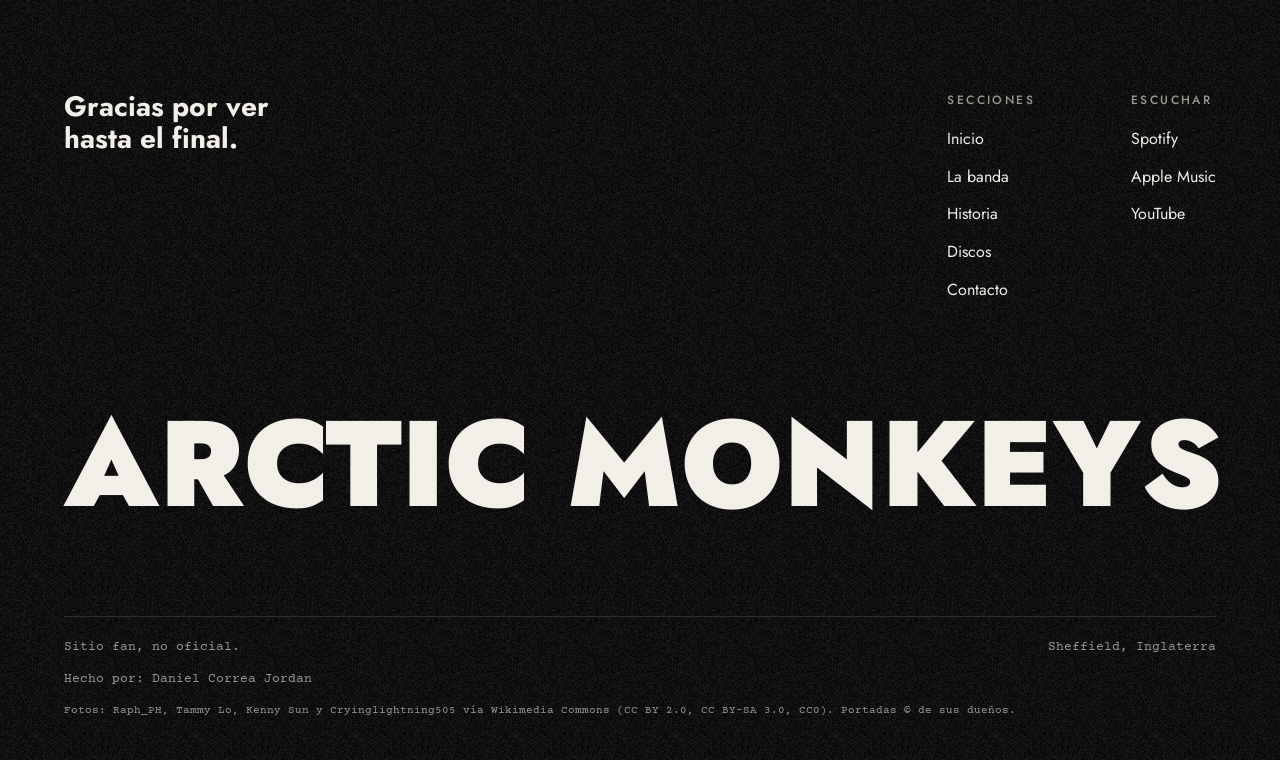
<file: arctic-monkeys parcial final/arctic-monkeys/index.html>
<!DOCTYPE html>
<html lang="es">
<head>
  <meta charset="UTF-8">
  <meta name="viewport" content="width=device-width, initial-scale=1.0">
  <title>Arctic Monkeys · Sitio fan</title>
  <link rel="icon" href="assets/favicon.svg">
  <link href="https://fonts.googleapis.com/css2?family=Jost:ital,wght@0,400;0,500;0,600;0,700;0,900;1,900&family=Courier+Prime:wght@400;700&display=swap" rel="stylesheet">
  <link rel="stylesheet" href="css/styles.css">
</head>
<body>

  <header class="header">
    <div class="contenedor header-contenido">
      <a href="#inicio" class="marca">ARCTIC MONKEYS</a>

      <nav class="menu">
        <a href="#inicio" class="activo">Inicio</a>
        <a href="#banda">La banda</a>
        <a href="#historia">Historia</a>
        <a href="#discos">Discos</a>
        <a href="#contacto">Contacto</a>
      </nav>

      <a href="#discos" class="boton boton-borde boton-chico ocultar-movil">Escuchar →</a>

      <a href="#menu-movil" class="boton-menu">Menú ☰</a>
    </div>
  </header>

  <div class="menu-movil" id="menu-movil">
    <div class="menu-movil-arriba">
      <p class="marca">ARCTIC MONKEYS</p>
      <a href="#" class="boton-cerrar">Cerrar ✕</a>
    </div>
    <a href="#inicio"><small>01</small> Inicio</a>
    <a href="#banda"><small>02</small> La banda</a>
    <a href="#historia"><small>03</small> Historia</a>
    <a href="#discos"><small>04</small> Discos</a>
    <a href="#contacto"><small>05</small> Contacto</a>
    <a href="https://open.spotify.com/search/Arctic%20Monkeys" target="_blank" class="boton boton-claro">Escuchar en Spotify →</a>
  </div>

  <main>

    <section class="hero grano" id="inicio">
      <div class="contenedor">
        <div class="hero-datos">
          <p class="small-text">DISCOS 01 — 07</p>
          <p class="small-text">SHEFFIELD · DESDE 2002</p>
        </div>

        <h1 class="top-hero">Arctic Monkeys</h1>
        <hr>

        <div class="hero-fila">
          <div class="hero-texto">
            <p class="titulo-secundario gris">Cuatro chicos de Sheffield que pasaron de los pubs a los estadios sin perder la elegancia. Esta página es una carta de amor a su música.</p>
            <div class="hero-botones">
              <a href="#discos" class="boton boton-claro">Escuchar discografía →</a>
              <a href="https://open.spotify.com/search/Arctic%20Monkeys" target="_blank" class="boton boton-borde">Escuchar en Spotify →</a>
              <a href="#banda" class="enlace">Conocer la banda →</a>
            </div>
          </div>

          <figure class="hero-foto">
            <img src="assets/hero.jpg" alt="Alex Turner cantando con su guitarra en Glastonbury 2023">
            <figcaption class="small-text">
              <p>GLASTONBURY 2023 · FOTO: RAPH_PH (CC BY 2.0)</p>
              <p class="ocultar-movil">BLANCO Y NEGRO</p>
            </figcaption>
          </figure>
        </div>
      </div>
    </section>

    <div class="cinta">
      <ul>
        <li><small>01</small> Mardy Bum</li>
        <li><small>02</small> 505</li>
        <li><small>03</small> Do I Wanna Know?</li>
        <li><small>04</small> Cornerstone</li>
        <li><small>05</small> Fluorescent Adolescent</li>
        <li><small>06</small> Arabella</li>
        <li><small>07</small> Star Treatment</li>
        <li><small>08</small> Body Paint</li>
        <li><small>09</small> A Certain Romance</li>
        <li><small>10</small> Piledriver Waltz</li>
        <li><small>11</small> Crying Lightning</li>
      </ul>
    </div>

    <section class="seccion seccion-clara" id="banda">
      <div class="contenedor">
        <div class="encabezado-seccion">
          <p class="label gris-oscuro">01 / La banda</p>
          <div>
            <h2 class="titulo-destacado">Cuatro chicos de High Green.</h2>
            <p class="titulo-secundario gris-oscuro">Se conocieron en el colegio, aprendieron a tocar juntos y en 2002 ya ensayaban en un garaje del norte de Sheffield. Más de veinte años después, siguen siendo los mismos cuatro.</p>
          </div>
        </div>

        <div class="integrantes">
          <article class="integrante">
            <div class="foto">
              <img src="assets/alex.jpg" alt="Alex Turner cantando con micrófono y guitarra">
              <p class="numero small-text">Nº 1</p>
              <div class="nombre-sobre-foto">
                <h3 class="titulo-principal">Alex Turner</h3>
                <p class="destacado">Voz · guitarra · piano</p>
              </div>
            </div>
            <div class="nombre-abajo">
              <h3 class="titulo-tercer">Alex Turner</h3>
              <p class="small-text">voz · guitarra</p>
            </div>
            <p class="dato">Voz principal y autor de casi todas las letras de la banda.</p>
          </article>

          <article class="integrante">
            <div class="foto">
              <img src="assets/jamie.jpg" alt="Jamie Cook tocando la guitarra eléctrica">
              <p class="numero small-text">Nº 2</p>
              <div class="nombre-sobre-foto">
                <h3 class="titulo-principal">Jamie Cook</h3>
                <p class="destacado">Guitarra</p>
              </div>
            </div>
            <div class="nombre-abajo">
              <h3 class="titulo-tercer">Jamie Cook</h3>
              <p class="small-text">guitarra</p>
            </div>
            <p class="dato">Guitarra rítmica y riffs desde el primer ensayo en el garaje.</p>
          </article>

          <article class="integrante">
            <div class="foto">
              <img src="assets/nick.jpg" alt="Nick O'Malley tocando el bajo">
              <p class="numero small-text">Nº 3</p>
              <div class="nombre-sobre-foto">
                <h3 class="titulo-principal">Nick O'Malley</h3>
                <p class="destacado">Bajo · coros</p>
              </div>
            </div>
            <div class="nombre-abajo">
              <h3 class="titulo-tercer">Nick O'Malley</h3>
              <p class="small-text">bajo · coros</p>
            </div>
            <p class="dato">Llegó en 2006 para tocar el bajo y nunca se fue.</p>
          </article>

          <article class="integrante">
            <div class="foto">
              <img src="assets/matt.jpg" alt="Matt Helders tocando la batería">
              <p class="numero small-text">Nº 4</p>
              <div class="nombre-sobre-foto">
                <h3 class="titulo-principal">Matt Helders</h3>
                <p class="destacado">Batería · coros</p>
              </div>
            </div>
            <div class="nombre-abajo">
              <h3 class="titulo-tercer">Matt Helders</h3>
              <p class="small-text">batería · coros</p>
            </div>
            <p class="dato">Batería y los coros agudos que se escuchan en AM.</p>
          </article>
        </div>

        <p class="ayuda">Desliza hacia el lado para conocer a los cuatro →</p>
      </div>
    </section>

    <section class="parallax" id="historia">
      <div class="capa">
        <p class="anio-gigante">2002</p>
        <div class="luz luz1"></div>
        <div class="luz luz2"></div>
        <div class="luz luz3"></div>
      </div>

      <div class="contenedor contenido-parallax">
        <div class="encabezado-seccion">
          <p class="label gris">02 / Historia</p>
          <h2 class="titulo-destacado cursiva">De los pubs de Sheffield <br class="ocultar-movil">a los estadios del mundo.</h2>
        </div>
        <div class="datos">
          <div class="dato-item">
            <p class="titulo-destacado">2002</p>
            <p class="label gris">Se forman en High Green</p>
          </div>
          <div class="dato-item">
            <p class="titulo-destacado">2006</p>
            <p class="label gris">Debut récord y Mercury Prize</p>
          </div>
          <div class="dato-item">
            <p class="titulo-destacado">2013</p>
            <p class="label gris">AM los lleva a los estadios</p>
          </div>
          <div class="dato-item">
            <p class="titulo-destacado">7</p>
            <p class="label gris">Discos de estudio</p>
          </div>
        </div>
      </div>
    </section>

    <section class="seccion seccion-clara" id="discos">
      <div class="contenedor">
        <div class="encabezado-seccion">
          <p class="label gris-oscuro">03 / Discografía</p>
          <div>
            <h2 class="titulo-destacado">Siete discos. <br class="ocultar-movil">Ninguno se parece al anterior.</h2>
            <p class="titulo-secundario gris-oscuro">Del garaje al desierto, del desierto al lounge en la luna. Así suena cada etapa.</p>
          </div>
        </div>

        <div class="discos">
          <article class="disco">
            <img src="assets/disco-1.jpg" alt="Portada de Whatever People Say I Am, That's What I'm Not">
            <div class="disco-datos small-text"><p>DISCO 01</p><p>2006</p></div>
            <h3 class="titulo-principal">Whatever People Say I Am, That's What I'm Not</h3>
            <p class="gris-oscuro">Un debut que sonaba a sábado por la noche en Sheffield. Ganó el Mercury Prize.</p>
            <a href="https://open.spotify.com/search/Whatever%20People%20Say%20I%20Am" target="_blank" class="enlace-chico">Escuchar ↗</a>
          </article>

          <article class="disco">
            <img src="assets/disco-2.jpg" alt="Portada de Favourite Worst Nightmare">
            <div class="disco-datos small-text"><p>DISCO 02</p><p>2007</p></div>
            <h3 class="titulo-principal">Favourite Worst Nightmare</h3>
            <p class="gris-oscuro">Más rápido y más afilado. Aquí viven “Brianstorm” y “505”.</p>
            <a href="https://open.spotify.com/search/Favourite%20Worst%20Nightmare" target="_blank" class="enlace-chico">Escuchar ↗</a>
          </article>

          <article class="disco">
            <img src="assets/disco-3.jpg" alt="Portada de Humbug">
            <div class="disco-datos small-text"><p>DISCO 03</p><p>2009</p></div>
            <h3 class="titulo-principal">Humbug</h3>
            <p class="gris-oscuro">Grabado en el desierto con Josh Homme. Oscuro y denso.</p>
            <a href="https://open.spotify.com/search/Humbug%20Arctic%20Monkeys" target="_blank" class="enlace-chico">Escuchar ↗</a>
          </article>

          <article class="disco">
            <img src="assets/disco-4.jpg" alt="Portada de Suck It and See">
            <div class="disco-datos small-text"><p>DISCO 04</p><p>2011</p></div>
            <h3 class="titulo-principal">Suck It and See</h3>
            <p class="gris-oscuro">Su lado más romántico y luminoso.</p>
            <a href="https://open.spotify.com/search/Suck%20It%20and%20See" target="_blank" class="enlace-chico">Escuchar ↗</a>
          </article>

          <article class="disco">
            <img src="assets/disco-5.jpg" alt="Portada de AM">
            <div class="disco-datos small-text"><p>DISCO 05</p><p>2013</p></div>
            <h3 class="titulo-principal">AM</h3>
            <p class="gris-oscuro">Riffs pesados con alma de R&amp;B. El disco que los llevó a los estadios.</p>
            <a href="https://open.spotify.com/search/AM%20Arctic%20Monkeys" target="_blank" class="enlace-chico">Escuchar ↗</a>
          </article>

          <article class="disco">
            <img src="assets/disco-6.jpg" alt="Portada de Tranquility Base Hotel & Casino">
            <div class="disco-datos small-text"><p>DISCO 06</p><p>2018</p></div>
            <h3 class="titulo-principal">Tranquility Base Hotel &amp; Casino</h3>
            <p class="gris-oscuro">Un lounge retrofuturista compuesto al piano.</p>
            <a href="https://open.spotify.com/search/Tranquility%20Base%20Hotel%20Casino" target="_blank" class="enlace-chico">Escuchar ↗</a>
          </article>

          <article class="disco">
            <img src="assets/disco-7.jpg" alt="Portada de The Car">
            <div class="disco-datos small-text"><p>DISCO 07</p><p>2022</p></div>
            <h3 class="titulo-principal">The Car</h3>
            <p class="gris-oscuro">Cuerdas de cine y elegancia setentera.</p>
            <a href="https://open.spotify.com/search/The%20Car%20Arctic%20Monkeys" target="_blank" class="enlace-chico">Escuchar ↗</a>
          </article>

          <aside class="disco ocultar-movil">
            <div class="disco-vacio">
              <p class="small-text">DISCO 08</p>
              <p class="interrogacion">?</p>
            </div>
            <div class="disco-datos small-text"><p>DISCO 08</p><p>PRONTO</p></div>
            <h3 class="titulo-principal">El octavo</h3>
            <p class="gris-oscuro">Todavía no tiene nombre. Únete a la lista y entérate primero.</p>
            <a href="#contacto" class="enlace">Avisarme →</a>
          </aside>
        </div>
      </div>
    </section>

    <section class="seccion grano correo" id="contacto">
      <div class="contenedor">
        <p class="label gris">04 / Lista de correo</p>
        <h2 class="titulo-destacado">Sé el primero en enterarte.</h2>
        <p class="gris texto-correo">Lanzamientos, giras y aniversarios de discos. Un correo cuando haya algo que contar, nunca spam.</p>

        <form>
          <div class="campo">
            <label for="correo" class="label gris">Correo electrónico</label>
            <input type="email" id="correo" name="correo" placeholder="tu@correo.com" required>
          </div>
          <button type="submit" class="boton boton-claro">Suscribirme →</button>
        </form>
      </div>
    </section>
  </main>

  <footer class="footer grano">
    <div class="contenedor">
      <div class="footer-arriba">
        <p class="titulo-principal">Gracias por ver <br>hasta el final.</p>
        <div class="footer-columnas">
          <div>
            <h2 class="label gris">Secciones</h2>
            <a href="#inicio">Inicio</a>
            <a href="#banda">La banda</a>
            <a href="#historia">Historia</a>
            <a href="#discos">Discos</a>
            <a href="#contacto">Contacto</a>
          </div>
          <div>
            <h2 class="label gris">Escuchar</h2>
            <a href="https://open.spotify.com/search/Arctic%20Monkeys" target="_blank">Spotify</a>
            <a href="https://music.apple.com/search?term=arctic%20monkeys" target="_blank">Apple Music</a>
            <a href="https://www.youtube.com/results?search_query=arctic+monkeys" target="_blank">YouTube</a>
          </div>
        </div>
      </div>

      <p class="marca-gigante">ARCTIC MONKEYS</p>

      <div class="footer-abajo small-text">
        <p>Sitio fan, no oficial.</p>
        <p>Sheffield, Inglaterra</p>
      </div>
      <p class="small-text gris">Hecho por: Daniel Correa Jordan</p>
      <p class="small-text gris creditos">Fotos: Raph_PH, Tammy Lo, Kenny Sun y Cryinglightning505 vía Wikimedia Commons (CC BY 2.0, CC BY-SA 3.0, CC0). Portadas © de sus dueños.</p>
    </div>
  </footer>

</body>
</html>
</file>
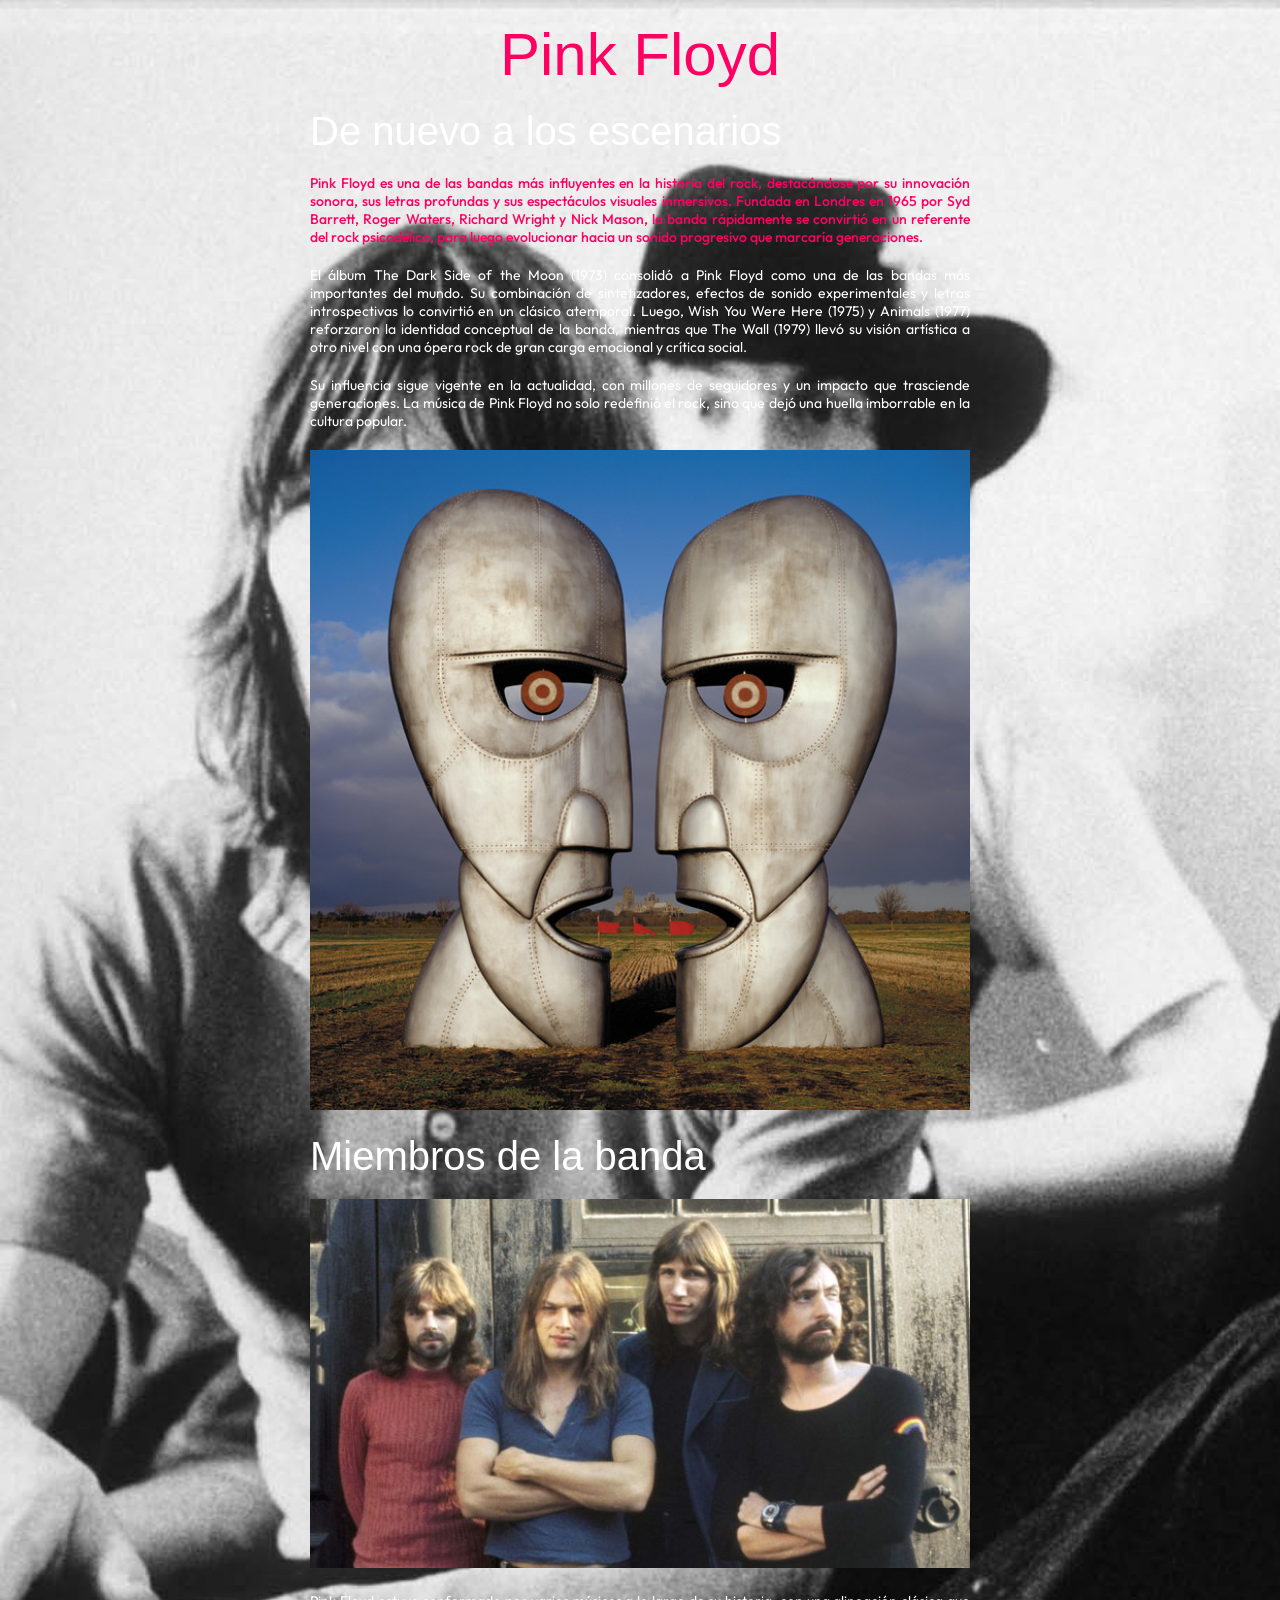
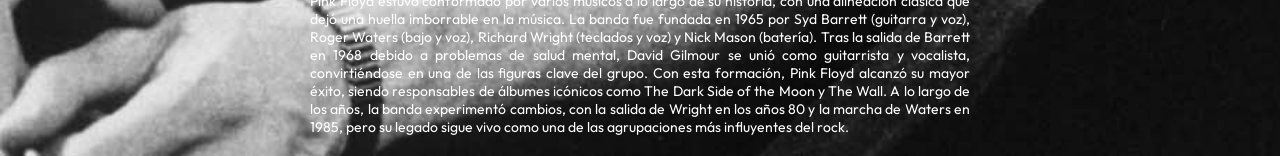
<file: clase agosto 24/Ejercicio-2/index.html>
<!DOCTYPE html>
<html lang="en">
<head> 
    <meta charset="UTF-8">
    <meta name="viewport" content="width=device-width, initial-scale=1.0">
    <title>Pink Floyd</title>
    <meta name="description" content="Descubre una de las bandasmas importantes de todos los tiempos en la historia del Rock">
    <meta name="robots" content="index, follow">

    <!-- Enlazo mi CSS-->
     <link href="style.css" rel="stylesheet">

<!-- Google Font -->
<link rel="preconnect" href="https://fonts.googleapis.com">
<link rel="preconnect" href="https://fonts.gstatic.com" crossorigin>
<link href="https://fonts.googleapis.com/css2?family=Lato:ital,wght@0,100;0,300;0,400;0,700;0,900;1,100;1,300;1,400;1,700;1,900&family=Outfit&display=swap" rel="stylesheet">

</head>

<body>
    
<main> 

<h1>Pink Floyd</h1>

<h2 class="subtitulo-pf">De nuevo a los escenarios</h2>

<p id="parrafo-destacado">Pink Floyd es una de las bandas más influyentes en la historia del rock, destacándose por su innovación sonora, sus letras profundas y sus espectáculos visuales inmersivos. Fundada en Londres en 1965 por Syd Barrett, Roger Waters, Richard Wright y Nick Mason, la banda rápidamente se convirtió en un referente del rock psicodélico, para luego evolucionar hacia un sonido progresivo que marcaría generaciones.</p>

<p>El álbum The Dark Side of the Moon (1973) consolidó a Pink Floyd como una de las bandas más importantes del mundo. Su combinación de sintetizadores, efectos de sonido experimentales y letras introspectivas lo convirtió en un clásico atemporal. Luego, Wish You Were Here (1975) y Animals (1977) reforzaron la identidad conceptual de la banda, mientras que The Wall (1979) llevó su visión artística a otro nivel con una ópera rock de gran carga emocional y crítica social.</p>

<p>Su influencia sigue vigente en la actualidad, con millones de seguidores y un impacto que trasciende generaciones. La música de Pink Floyd no solo redefinió el rock, sino que dejó una huella imborrable en la cultura popular.</p>

<img src="Assets/PinkFloyd.jpg" alt="Fotografía de portada del Dividition Bell, donde dos rostros de metal se miran fijamente">

<h2 class="subtitulo-pf">Miembros de la banda</h2>
<img src="Assets/pink_floyd_band.jpg" alt="Fotografía de los miembros de la banda">
<p>Pink Floyd estuvo conformado por varios músicos a lo largo de su historia, con una alineación clásica que dejó una huella imborrable en la música. La banda fue fundada en 1965 por Syd Barrett (guitarra y voz), Roger Waters (bajo y voz), Richard Wright (teclados y voz) y Nick Mason (batería). Tras la salida de Barrett en 1968 debido a problemas de salud mental, David Gilmour se unió como guitarrista y vocalista, convirtiéndose en una de las figuras clave del grupo. Con esta formación, Pink Floyd alcanzó su mayor éxito, siendo responsables de álbumes icónicos como The Dark Side of the Moon y The Wall. A lo largo de los años, la banda experimentó cambios, con la salida de Wright en los años 80 y la marcha de Waters en 1985, pero su legado sigue vivo como una de las agrupaciones más influyentes del rock.</p>

</main>

</body>

</html>
</file>
<file: Tarea-02/style.css>
/*
0. Selectores generales
1. Tipografías
2. Cabecera
3. Botones
4. Portada
5. Tarjetas / Artículos
6. Video y Mapa
7. Footer
*/

/* 0. Selectores generales */
*{
    margin: 0;
    padding: 0;
    box-sizing: border-box;
}

:root {
    --color-principal: #1B6E8C;
    --color-principal-oscuro: #0F4C63;
    --color-acento: #E08E45;
    --color-acento2: #FBF7F0;
    --color-texto: #3A3A3A;
}

img{
    width: 100%;
    height: auto;
    border-radius: 10px;
    display: block;
}

body{
    background: #FDFDFD;
}

/* 1. Tipografías */
h1{
    font-family: "Noto Sans", sans-serif;
    font-weight: 700;
    font-style: normal;
    font-size: 30px;
    color: var(--color-principal);
    margin: 30px 0;
}

h2{
    font-family: "Noto Sans", sans-serif;
    font-weight: 700;
    font-style: normal;
    font-size: 34px;
    color: var(--color-acento);
    text-align: center;
    margin: 0 0 20px;
}

h3{
    font-family: "Noto Sans", sans-serif;
    font-weight: 700;
    font-style: normal;
    font-size: 22px;
    color: var(--color-principal);
}

p{
    font-family: "Noto Sans", sans-serif;
    font-weight: 400;
    font-style: normal;
    font-size: 15px;
    color: var(--color-texto);
    text-align: center;
    line-height: 1.6;
}

/* 2. Cabecera */
.header{
    padding: 12px 20px;
    display: flex;
    align-items: center;
    justify-content: space-between;
    background: white;
    box-shadow: 0 2px 8px rgba(0, 0, 0, 0.1);
}

.logo-img{
    width: 150px;
}

.nav-principal{
    display: flex;
    align-items: center;
}

.nav-link{
    font-family: "Noto Sans", sans-serif;
    font-weight: 400;
    font-style: normal;
    font-size: 16px;
    text-decoration: none;
    color: var(--color-principal);
    margin: 0 6px;
    padding: 8px 12px;
    border-radius: 6px;
    transition: 0.3s all linear;
}

.nav-link:hover{
    color: white;
    background: var(--color-acento);
}

/* 3. Botón */
.btn{
    display: inline-block;
    margin: 15px 0;
    font-family: "Noto Sans", sans-serif;
    font-weight: 700;
    font-style: normal;
    font-size: 14px;
    text-decoration: none;
    color: white;
    background: var(--color-acento);
    padding: 10px 20px;
    border-radius: 25px;
    box-shadow: 0 3px 8px rgba(0, 0, 0, 0.15);
    transition: 0.3s all linear;
}

.btn:hover{
    background: var(--color-texto);
}

/* 4. Portada */
.portada-texto{
    background: linear-gradient(135deg, var(--color-principal), var(--color-principal-oscuro));
    color: white;
    padding: 70px 20px;
    text-align: center;
}

.portada-texto h1{
    color: white;
}

.portada-texto p{
    max-width: 600px;
    margin: 0 auto;
    color: white;
    text-align: center;
}


/* 5. Tarjetas / Artículos */
.main{
    max-width: 1180px;
    margin: 0 auto;
    padding: 0 20px;
}

.contenedor-tarjetas,
.contenedor-destacados{
    display: flex;
    align-items: flex-start;
    justify-content: center;
    flex-wrap: wrap;
    gap: 20px;
    margin: 20px 0;
}

.tarjeta,
.tarjeta-destacada{
    padding: 12px;
    width: 320px;
    margin: 10px;
    background: var(--color-acento2);
    border-radius: 14px;
    /* sombra más suave y difusa que un borde plano */
    box-shadow: 0 4px 14px rgba(0, 0, 0, 0.12);
    /* animación para el efecto al pasar el mouse */
    transition: 0.3s all ease;
    text-align: center;

}

.tarjeta:hover,
.tarjeta-destacada:hover{
    transform: translateY(-6px);
    box-shadow: 0 10px 20px rgba(0, 0, 0, 0.18);
}


/* 6. Video y Mapa */
.seccion-multimedia{
    background: var(--color-acento2);
    padding: 60px 0;
}

.video-container{
    width: 100%;
    max-width: 900px;
    margin: 0 auto;
    border-radius: 14px;
    overflow: hidden;
    box-shadow: 0 4px 14px rgba(0, 0, 0, 0.15);
}

.video-iframe{
    width: 100%;
    height: auto;
    aspect-ratio: 16 / 9;
    display: block;
}

.video-alterno{
    text-align: center;
    margin-top: 15px;
}

.video-alterno a{
    color: var(--color-principal-oscuro);
    font-weight: 700;
}

.map-container{
    width: 100%;
    max-width: 900px;
    margin: 0 auto;
    border-radius: 14px;
    overflow: hidden;
    box-shadow: 0 4px 14px rgba(0, 0, 0, 0.15);
}

.mapa-iframe{
    width: 100%;
    display: block;
}


/* 7. Footer */
.footer{
    background: var(--color-principal-oscuro);
    padding: 50px 20px;
    color: white;
    border-top: 4px solid var(--color-acento);
}

.footer-titulo{
    color: white;
}

.footer-brand{
    display: flex;
    justify-content: center;
    margin-bottom: 20px;
}

.footer-logo{
    width: 100px;
    height: 60px;
    align-self: center;
}

.footer-columnas{
    max-width: 1180px;
    margin: 0 auto;
    display: flex;
    align-items: flex-start;
    justify-content: space-between;
}

.footer-nav{
    margin: 10px 20px;
    text-align: left;
}

.footer-lista{
    list-style: none;
}

.footer-lista li{
    margin-bottom: 8px;
}

.footer-link{
    color: white;
    text-decoration: none;
    transition: 0.3s all linear;
}

.footer-link:hover{
    color: var(--color-acento);
}

/* Tablets */
@media (max-width:900px) {

    .nav-principal{
        flex-wrap: wrap;
        justify-content: center;
    }

    h1{
        font-size: 26px;
    }

    h2{
        font-size: 28px;
    }

    .footer-columnas{
        flex-wrap: wrap;
        justify-content: center;
        gap: 30px;
    }
}

/* Celulares */
@media (max-width:600px) {

    .header{
        flex-direction: column;
    }

    .logo-img{
        width: 110px;
    }

    .nav-principal{
        width: 100%;
        flex-direction: column;
    }

    .nav-link{
        display: block;
        width: 100%;
        text-align: center;
        padding: 8px;
        border-bottom: 1px solid var(--color-acento);
    }

    .portada-texto{
        padding: 45px 15px;
    }

    h1{
        font-size: 22px;
    }

    h2{
        font-size: 24px;
    }

    .contenedor-tarjetas,
    .contenedor-destacados{
        flex-direction: column;
        align-items: stretch;
    }

    .tarjeta,
    .tarjeta-destacada{
        width: auto;
        margin: 10px 0;
    }

    .footer-columnas{
        flex-direction: column;
    }
}
</file>
<file: arctic-monkeys parcial final/arctic-monkeys/css/styles.css>
:root {
  --negro-900: #050505;
  --negro-700: #151515;
  --negro-500: #2E2E2E;
  --gris-700: #5E5A54;
  --gris-500: #9C978F;
  --crema-800: #CFCCC6;
  --crema-600: #F2EFE9;
  --crema-500: #F3F2EF;
  --tostado-600: #C8B79E;
  --margen: 120px;
}

* { margin: 0; padding: 0; box-sizing: border-box; }
html { scroll-behavior: smooth; }
body {
  background: var(--negro-900);
  color: var(--crema-600);
  font-family: "Jost", sans-serif;
  font-size: 16px;
  line-height: 1.6;
}
img { display: block; width: 100%; }
a { color: inherit; text-decoration: none; }
ul { list-style: none; }
a:focus, button:focus, input:focus { outline: 3px solid var(--tostado-600); outline-offset: 4px; }

.contenedor { max-width: 1920px; margin: 0 auto; padding: 0 var(--margen); }
.grano { background-image: url(../assets/grano.png); }

.top-hero { font-size: 180px; font-weight: 900; text-transform: uppercase; line-height: 0.88; letter-spacing: -3px; }
.titulo-destacado { font-size: 96px; font-weight: 900; text-transform: uppercase; line-height: 0.95; }
.titulo-principal { font-size: 28px; font-weight: 700; line-height: 1.15; }
.titulo-secundario { font-size: 20px; }
.titulo-tercer { font-size: 18px; font-weight: 600; text-transform: uppercase; }
.destacado { font-weight: 600; }
.label { font-size: 12px; font-weight: 500; text-transform: uppercase; letter-spacing: 0.2em; }
.small-text { font-family: "Courier Prime", monospace; font-size: 13px; }
.cursiva { font-style: italic; }
.gris { color: var(--gris-500); }
.gris-oscuro { color: var(--gris-700); }

.boton {
  display: inline-block;
  padding: 16px 30px;
  border: 1px solid var(--crema-600);
  border-radius: 50px;
  font-size: 12px;
  font-weight: 600;
  letter-spacing: 0.16em;
  text-transform: uppercase;
  transition: 0.2s;
  cursor: pointer;
}
.boton-claro { background: var(--crema-500); color: var(--negro-900); }
.boton-claro:hover { background: var(--crema-800); }
.boton-borde:hover { background: var(--negro-500); }
.boton-chico { padding: 12px 22px; }

.enlace, .enlace-chico { font-size: 12px; font-weight: 600; letter-spacing: 0.16em; text-transform: uppercase; }
.enlace { border-bottom: 1px solid; padding-bottom: 6px; }
.enlace-chico:hover { text-decoration: underline; }

.header {
  position: fixed;
  top: 0;
  width: 100%;
  z-index: 10;
  background: rgba(5, 5, 5, 0.9);
  border-bottom: 1px solid var(--negro-500);
}
.header-contenido { display: flex; justify-content: space-between; align-items: center; height: 92px; }
.marca { font-size: 18px; font-weight: 600; }
.menu { display: flex; gap: 40px; }
.menu a { font-size: 12px; letter-spacing: 0.2em; text-transform: uppercase; color: var(--gris-500); }
.menu a:hover, .menu a.activo { color: var(--crema-600); }
.menu a.activo::before { content: "• "; color: var(--tostado-600); }

.menu-movil {
  display: none;
  position: fixed;
  inset: 0;
  z-index: 20;
  flex-direction: column;
  padding: 0 20px 40px;
  background: var(--negro-900);
}
.menu-movil:target { display: flex; }
.menu-movil-arriba { display: flex; justify-content: space-between; align-items: center; height: 80px; margin-bottom: 28px; }
.menu-movil a { padding: 16px 12px; border-bottom: 1px solid var(--negro-500); font-size: 44px; font-weight: 900; text-transform: uppercase; line-height: 1; }
.menu-movil a:hover { background: var(--negro-700); color: var(--tostado-600); }
.menu-movil a small { font-family: "Courier Prime", monospace; font-size: 13px; color: var(--gris-500); }
.menu-movil .boton-cerrar,
.menu-movil .boton { border: none; border-radius: 50px; background: var(--crema-500); color: var(--negro-900); font-size: 12px; letter-spacing: 0.2em; }
.menu-movil .boton-cerrar { padding: 12px 16px; }
.menu-movil .boton { margin-top: auto; text-align: center; }

.hero { padding: 164px 0 140px; }
.hero-datos, .hero-foto figcaption { display: flex; justify-content: space-between; color: var(--gris-500); }
hr { border: none; border-top: 1px solid var(--negro-500); margin: 40px 0; }
.hero-fila { display: grid; grid-template-columns: 520px 1fr; gap: 120px; align-items: end; }
.hero-texto p { margin-bottom: 40px; }
.hero-botones { display: flex; flex-wrap: wrap; align-items: center; gap: 20px; }
.hero-foto img { height: 560px; object-fit: cover; filter: grayscale(100%) contrast(1.25); }
.hero-foto figcaption { margin-top: 12px; }

.cinta { overflow: hidden; background: var(--crema-500); color: var(--negro-900); }
.cinta ul { display: flex; gap: 40px; width: max-content; padding: 18px 40px; animation: mover-cinta 20s linear infinite alternate; }
.cinta:hover ul { animation-play-state: paused; }
.cinta li { font-size: 28px; font-weight: 700; }
.cinta li small { font-family: "Courier Prime", monospace; font-size: 13px; color: var(--gris-700); }

@keyframes mover-cinta {
  from { transform: translateX(0); }
  to { transform: translateX(calc(-100% + 100vw)); }
}

.seccion { padding: 180px 0; }
.seccion-clara { background: var(--crema-500); color: var(--negro-900); }
.encabezado-seccion { display: grid; grid-template-columns: 300px 1fr; gap: 120px; margin-bottom: 80px; }
.encabezado-seccion .label { padding-top: 14px; }
.encabezado-seccion h2 { margin-bottom: 32px; }
.encabezado-seccion .titulo-secundario { max-width: 760px; }

.integrantes { display: grid; grid-template-columns: repeat(4, 1fr); gap: 32px; }
.foto { position: relative; height: 500px; overflow: hidden; }
.foto img { height: 100%; object-fit: cover; filter: grayscale(100%) contrast(1.25); transition: 0.5s; }
.foto:hover img { transform: scale(1.04); }
.numero { position: absolute; top: 20px; right: 20px; font-weight: 700; color: var(--crema-600); }
.nombre-abajo { display: flex; justify-content: space-between; align-items: baseline; margin-top: 16px; }
.nombre-abajo p { color: var(--gris-700); }

.nombre-sobre-foto, .dato, .ayuda, .boton-menu { display: none; }

.parallax {
  position: relative;
  overflow: hidden;
  padding: 220px 0;
  background-image: linear-gradient(to right, var(--negro-900) 40%, rgba(5, 5, 5, 0.6)),
    url(../assets/bola-espejos.jpg);
  background-size: cover;
  background-position: center;
  background-attachment: fixed;
}
.capa { position: absolute; inset: 0; }
.anio-gigante {
  position: absolute;
  left: -40px;
  top: 32%;
  font-size: 560px;
  font-weight: 900;
  line-height: 0.8;
  color: transparent;
  -webkit-text-stroke: 2px rgba(242, 239, 233, 0.07);
}
.luz {
  position: absolute;
  top: 0;
  height: 100%;
  background: linear-gradient(rgba(242, 239, 233, 0.16), transparent);
  clip-path: polygon(48% 0, 52% 0, 100% 100%, 0 100%);
}
.luz1 { left: 64%; width: 46%; }
.luz2 { left: 78%; width: 24%; opacity: 0.6; }
.luz3 { left: 2%; width: 28%; opacity: 0.45; }

.parallax .contenedor { position: relative; }
.parallax .encabezado-seccion { margin-bottom: 120px; }
.datos { display: grid; grid-template-columns: repeat(4, 1fr); }
.dato-item { padding: 32px 40px 0; border-top: 1px solid var(--negro-500); border-left: 1px solid var(--negro-500); }
.dato-item:first-child { padding-left: 0; border-left: none; }

.discos { display: grid; grid-template-columns: repeat(4, 1fr); gap: 96px 32px; }
.disco { display: flex; flex-direction: column; gap: 16px; }
.disco img { aspect-ratio: 1; object-fit: cover; transition: 0.3s; }
.disco:hover img { transform: translateY(-6px); }
.disco-datos { display: flex; justify-content: space-between; color: var(--gris-700); padding-bottom: 16px; border-bottom: 1px solid var(--crema-800); }
.disco a { align-self: flex-start; }
.disco-vacio { display: flex; flex-direction: column; justify-content: center; align-items: center; aspect-ratio: 1; border: 1px dashed var(--negro-900); color: var(--gris-700); }
.interrogacion { font-size: 96px; line-height: 1; font-weight: 900; font-style: italic; color: var(--negro-900); }

.correo { text-align: center; }
.correo h2 { margin: 28px 0; }
.texto-correo { max-width: 620px; margin: 0 auto; }
form { display: flex; align-items: flex-end; gap: 24px; max-width: 640px; margin: 50px auto 0; }
.campo { flex: 1; text-align: left; }
.campo label { display: block; margin-bottom: 12px; }
input {
  width: 100%;
  padding: 6px 0 12px;
  background: none;
  border: none;
  border-bottom: 1px solid var(--negro-500);
  color: var(--crema-600);
  font-family: "Jost", sans-serif;
  font-size: 28px;
  font-weight: 700;
}
input:focus { outline: none; border-bottom: 2px solid var(--tostado-600); }

.footer { padding: 120px 0 40px; }
.footer-arriba { display: flex; justify-content: space-between; }
.footer-columnas { display: flex; gap: 96px; }
.footer-columnas h2 { margin-bottom: 16px; }
.footer-columnas a { display: block; margin-bottom: 12px; }
.footer-columnas a:hover { color: var(--tostado-600); }
.marca-gigante { margin: 96px 0; font-size: 9.5vw; font-weight: 900; line-height: 0.9; white-space: nowrap; }
.footer-abajo { display: flex; justify-content: space-between; padding-top: 20px; margin-bottom: 12px; border-top: 1px solid var(--negro-500); color: var(--gris-500); }
.creditos { font-size: 11px; margin-top: 12px; }

@media (max-width: 1280px) {
  :root { --margen: 64px; }
  .top-hero { font-size: 11vw; }
  .titulo-destacado { font-size: 6.5vw; }
  .hero-fila, .encabezado-seccion { grid-template-columns: 1fr; gap: 40px; }
  .integrantes, .discos, .datos { grid-template-columns: repeat(2, 1fr); }
  .anio-gigante { font-size: 34vw; }
}

@media (max-width: 760px) {
  :root { --margen: 20px; }
  .top-hero { font-size: 64px; }
  .titulo-destacado { font-size: 44px; }
  .titulo-principal { font-size: 24px; }
  .titulo-secundario { font-size: 17px; }
  .ocultar-movil, .menu { display: none; }

  .header-contenido { height: 76px; }
  .marca { font-size: 14px; }
  .boton-menu {
    display: block;
    padding: 12px 16px;
    border: 1px solid var(--gris-700);
    border-radius: 50px;
    font-size: 12px;
    letter-spacing: 0.2em;
    text-transform: uppercase;
  }

  .hero { padding: 112px 0 72px; }
  hr { margin: 24px 0; }
  .hero-fila { display: flex; flex-direction: column-reverse; gap: 24px; }
  .hero-foto img { height: 260px; }
  .hero-texto p { margin-bottom: 24px; }
  .hero-botones { flex-direction: column; align-items: stretch; gap: 16px; text-align: center; }
  .hero-botones .enlace { align-self: flex-start; }

  .cinta ul { gap: 28px; padding: 14px 20px; }

  .seccion { padding: 88px 0; }
  .encabezado-seccion { gap: 20px; margin-bottom: 32px; }
  .encabezado-seccion h2 { margin-bottom: 20px; }

  .integrantes { display: flex; gap: 12px; overflow-x: auto; scroll-snap-type: x mandatory; }
  .integrante { flex: 0 0 290px; scroll-snap-align: start; }
  .foto { height: 360px; }
  .nombre-abajo { display: none; }
  .nombre-sobre-foto { display: block; position: absolute; left: 20px; bottom: 20px; text-transform: uppercase; text-shadow: 0 2px 12px black; color: var(--crema-600); }
  .dato { display: block; margin-top: 14px; }
  .ayuda { display: block; margin-top: 16px; font-size: 14px; color: var(--gris-700); }

  .parallax { padding: 88px 0; }
  .parallax .encabezado-seccion { margin-bottom: 40px; }
  .anio-gigante { font-size: 220px; top: 50%; }
  .luz2, .luz3 { display: none; }
  .dato-item { padding: 20px 0 24px 16px; }
  .dato-item:nth-child(odd) { padding-left: 0; border-left: none; }
  .dato-item .titulo-destacado { font-size: 64px; }

  .discos { grid-template-columns: 1fr; gap: 56px; }

  .correo { text-align: left; }
  form { flex-direction: column; align-items: stretch; }

  .footer { padding: 64px 0 28px; }
  .footer-arriba { flex-direction: column; gap: 40px; }
  .footer-columnas { gap: 40px; }
  .marca-gigante { margin: 48px 0; font-size: 9vw; }
  .footer-abajo { flex-direction: column; }
}
</file>
<file: clase agosto 24/Ejercicio-2/style.css>
*{
    /* elimino margenes */
    margin: 0;
    /* elimino el relleno */
    padding: 0;
    /* evito que el ancho se sume al relleno */
    box-sizing: border-box; 
}
/* Estilos generales */
/* slector a partir del nombre */
body{
    /*fondo */
    background: url(Assets/imagen-back.jpg) 0 center no-repeat;
    background-size: cover;

}
main{
    /* configuro el ancho */
    width: 100%;
    max-width: 700px;
    /* centro el contenedor */
    /* margin: top right bottom left */
    margin: 0 auto 0 auto;
    background: rgba(26, 26, 36, 0,);
    /* relleno: top right bottom left */
    padding: 20px 20px 0px 20px;
}


img{
    /* configurar el ancho al 100% */
    width: 100%;
   
}

h1{
    /* familia tipográfica */
    font-family: "Anton", sans-serif;
    font-weight: 400;
    font-style: normal;
    /* color de fuente */
    color: rgb(255, 0, 98);
    font-size: 60px;
    text-align: center;
}

p{
  font-family: "Outfit", sans-serif;
  font-optical-sizing: auto;
  font-weight: 400;
  font-style: normal;
  font-size: 14px;
  color: rgb(255, 255, 255);
  /* Alinear justificado */
  text-align: justify;
  /* margen: top right bottom left; */
  margin: 20px 0 20px 0;
}

/* Seleccion etiqueta por clase */
.subtitulo-pf{
    /* familia tipografica */
    font-family: "Anton", sans-serif;
    font-weight: 400;
    font-style: normal;
    font-size: 40px;
    color: rgb(255, 255, 255); 
    /* margen: top right bottom left; */
    margin: 20px 0 20px 0;
}

/* selecciona por ID */
#parrafo-destacado{
    /* color de fuente */
    color: rgb(255, 0, 98) !important;
    font-weight: 500;
}
</file>
